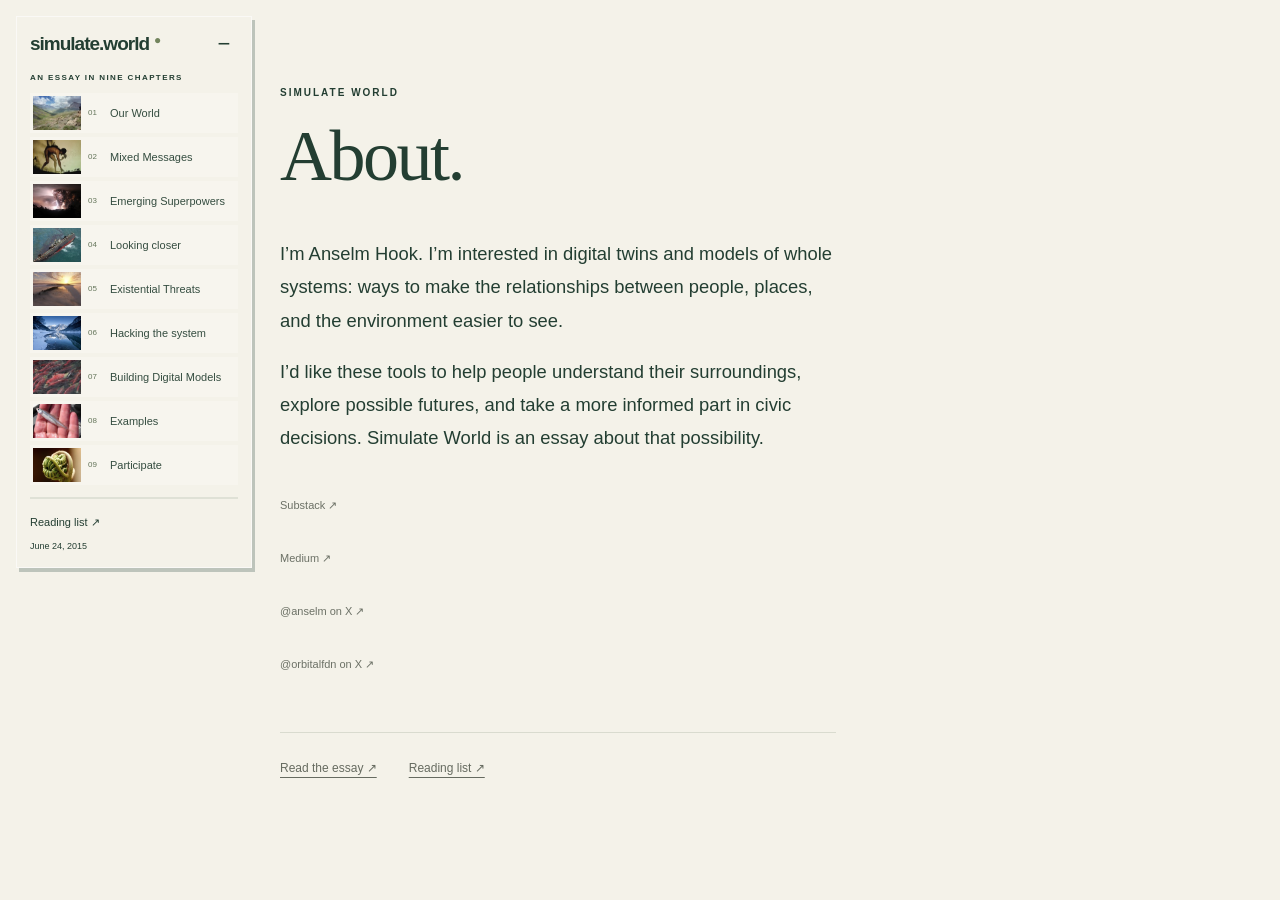
<file: about/index.html>
<!doctype html><html lang="en"><head><base href="../"><meta charset="utf-8"><meta name="viewport" content="width=device-width, initial-scale=1"><meta name="theme-color" content="#f4f2e9"><title>About — Simulate World</title><meta name="description" content="Anselm Hook’s interests in digital twins, whole-system models, and tools for civic understanding."><meta name="author" content="Anselm Hook"><link rel="canonical" href="https://simulate.world/about/"><meta name="robots" content="index,follow,max-image-preview:large"><meta property="og:type" content="website"><meta property="og:site_name" content="Simulate World"><meta property="og:title" content="About — Simulate World"><meta property="og:description" content="Anselm Hook’s interests in digital twins, whole-system models, and tools for civic understanding."><meta property="og:url" content="https://simulate.world/about/"><meta property="og:image" content="https://simulate.world/images/glacier.jpg"><meta property="og:image:alt" content="A mountain lake beneath a glacier"><meta property="og:locale" content="en_US"><meta name="twitter:card" content="summary_large_image"><meta name="twitter:creator" content="@anselm"><meta name="twitter:site" content="@orbitalfdn"><meta name="twitter:title" content="About — Simulate World"><meta name="twitter:description" content="Anselm Hook’s interests in digital twins, whole-system models, and tools for civic understanding."><meta name="twitter:image" content="https://simulate.world/images/glacier.jpg"><meta name="twitter:image:alt" content="A mountain lake beneath a glacier"><script type="application/ld+json">{"@context": "https://schema.org", "@type": "AboutPage", "name": "About — Simulate World", "description": "Anselm Hook’s interests in digital twins, whole-system models, and tools for civic understanding.", "url": "https://simulate.world/about/", "inLanguage": "en", "author": {"@type": "Person", "name": "Anselm Hook", "url": "https://simulate.world/about/", "sameAs": ["https://anselm.substack.com/", "https://anselm.medium.com/", "https://x.com/anselm"]}, "image": "https://simulate.world/images/glacier.jpg", "isPartOf": {"@type": "WebSite", "name": "Simulate World", "url": "https://simulate.world/"}}</script><link rel="stylesheet" href="style.css"><link rel="stylesheet" href="edition.css?v=20260919-captions"><script src="edition.js" defer></script><noscript><style>@media(max-width:760px){.sidebar{display:block;position:static;max-height:none}.mobile-header button{display:none}}</style></noscript></head><body>
<a class="skip" href="#content">Skip to content</a><header class="mobile-header"><a class="brand" href="index.html">simulate.world<span class="brand-dot">●</span></a><button id="menu-toggle" aria-expanded="false" aria-controls="chapter-nav">Chapters ＋</button></header>
<aside class="sidebar"><div class="palette-heading"><a class="brand desktop-brand" href="index.html">simulate.world<span class="brand-dot">●</span></a><button id="desktop-toggle" aria-expanded="true" aria-controls="chapter-nav" aria-label="Collapse chapter menu">−</button></div><div class="sidebar-center"><p class="eyebrow">An essay in nine chapters</p><nav id="chapter-nav" aria-label="Chapters"><a href="index.html#our-world"><img src="thumbnails/our-world.jpg" alt="" width="48" height="34"><span class="chapter-number">01</span><span class="chapter-name">Our World</span></a><a href="index.html#mixed-messages"><img src="thumbnails/mixed-messages.jpg" alt="" width="48" height="34"><span class="chapter-number">02</span><span class="chapter-name">Mixed Messages</span></a><a href="index.html#emerging-superpowers"><img src="thumbnails/emerging-superpowers.jpg" alt="" width="48" height="34"><span class="chapter-number">03</span><span class="chapter-name">Emerging Superpowers</span></a><a href="index.html#looking-closer"><img src="thumbnails/looking-closer.jpg" alt="" width="48" height="34"><span class="chapter-number">04</span><span class="chapter-name">Looking closer</span></a><a href="index.html#existential-threats"><img src="thumbnails/existential-threats.jpg" alt="" width="48" height="34"><span class="chapter-number">05</span><span class="chapter-name">Existential Threats</span></a><a href="index.html#hacking-the-system"><img src="thumbnails/hacking-the-system.jpg" alt="" width="48" height="34"><span class="chapter-number">06</span><span class="chapter-name">Hacking the system</span></a><a href="index.html#building-digital-models"><img src="thumbnails/building-digital-models.jpg" alt="" width="48" height="34"><span class="chapter-number">07</span><span class="chapter-name">Building Digital Models</span></a><a href="index.html#examples"><img src="thumbnails/examples.jpg" alt="" width="48" height="34"><span class="chapter-number">08</span><span class="chapter-name">Examples</span></a><a href="index.html#participate"><img src="thumbnails/participate.jpg" alt="" width="48" height="34"><span class="chapter-number">09</span><span class="chapter-name">Participate</span></a></nav><div class="reading-progress" aria-hidden="true"><div id="progress-fill"></div></div></div><div class="sidebar-bottom"><a href="reading.html">Reading list ↗</a><time datetime="2015-06-24">June 24, 2015</time></div></aside>
<main><div class="reading-page about-page" id="content"><header><p class="eyebrow">Simulate World</p><h1>About.</h1></header><p>I’m Anselm Hook. I’m interested in digital twins and models of whole systems: ways to make the relationships between people, places, and the environment easier to see.</p><p>I’d like these tools to help people understand their surroundings, explore possible futures, and take a more informed part in civic decisions. Simulate World is an essay about that possibility.</p><nav class="about-links" aria-label="More from Anselm"><a href="https://anselm.substack.com/" rel="me">Substack ↗</a><a href="https://anselm.medium.com/" rel="me">Medium ↗</a><a href="https://x.com/anselm" rel="me">@anselm on X ↗</a><a href="https://x.com/orbitalfdn">@orbitalfdn on X ↗</a></nav><div class="reading-footer"><a href="index.html">Read the essay ↗</a><a href="reading.html">Reading list ↗</a></div></div></main></body></html>
</file>
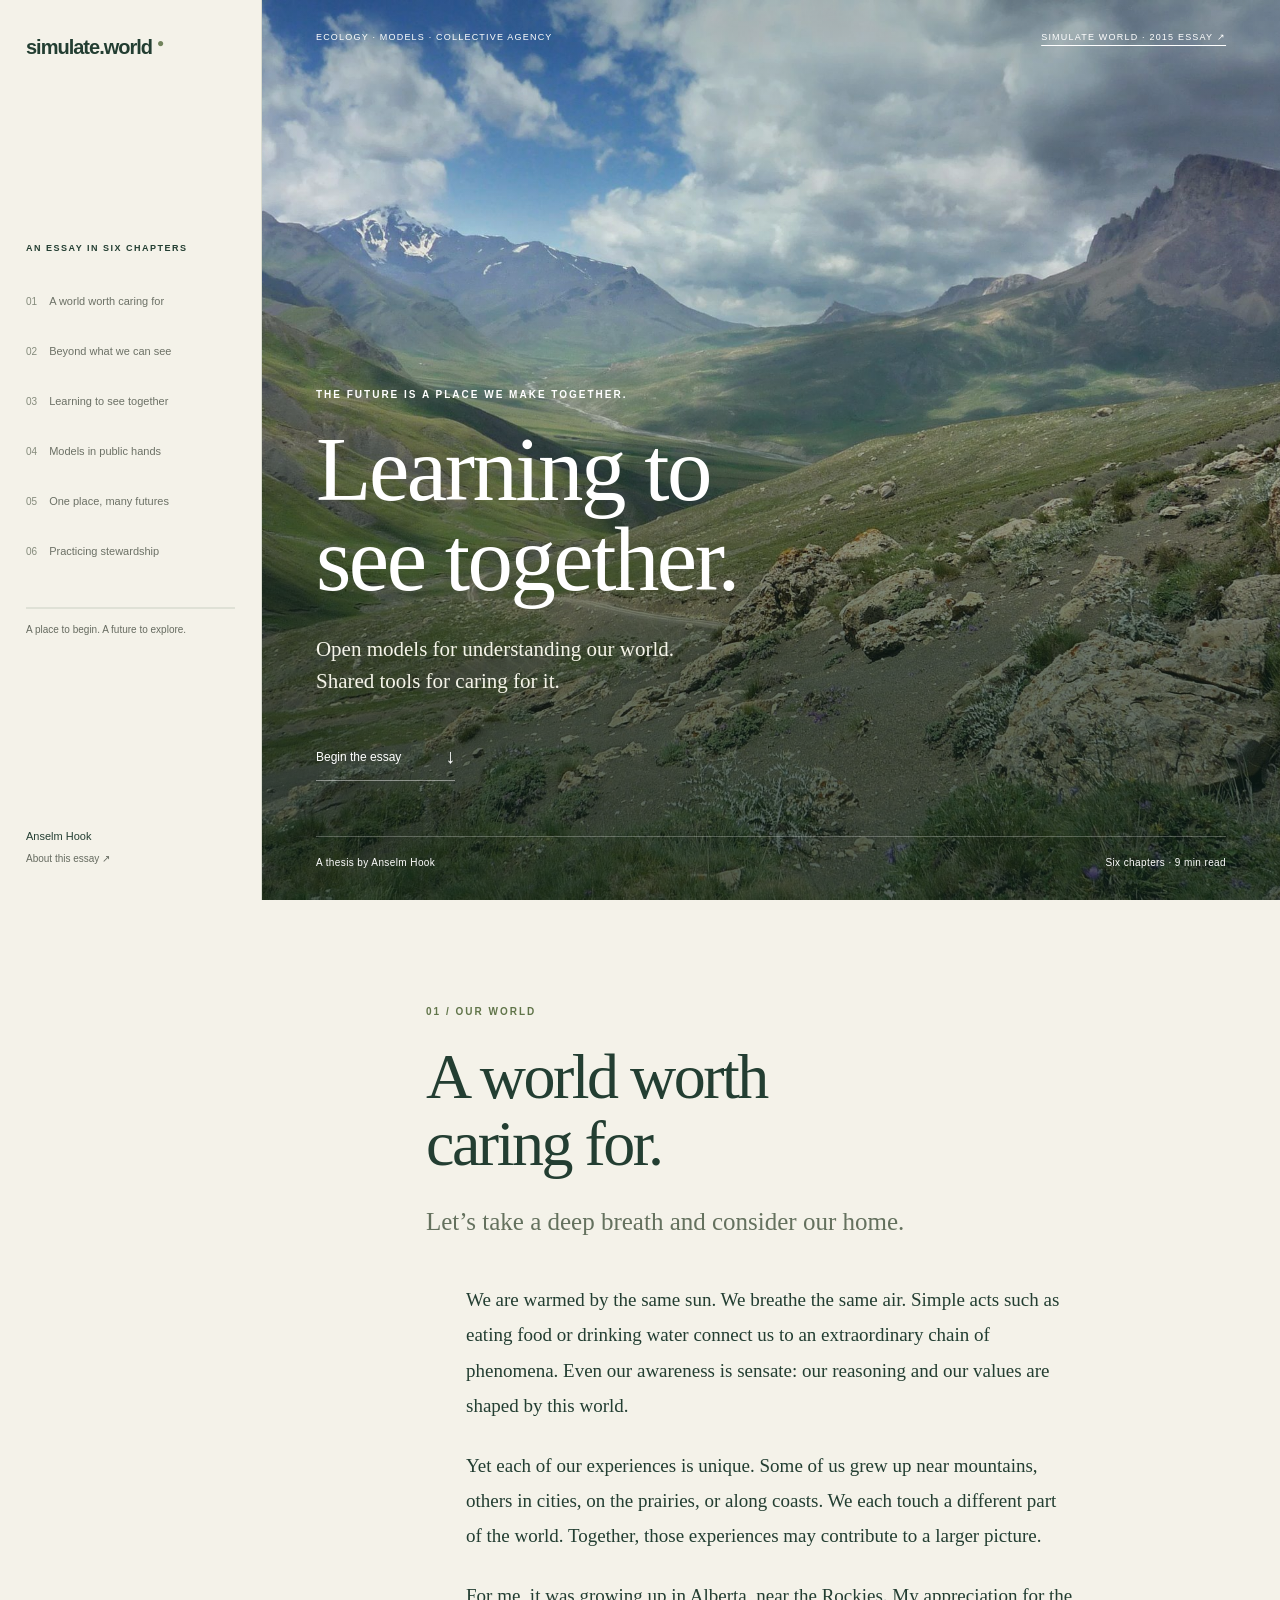
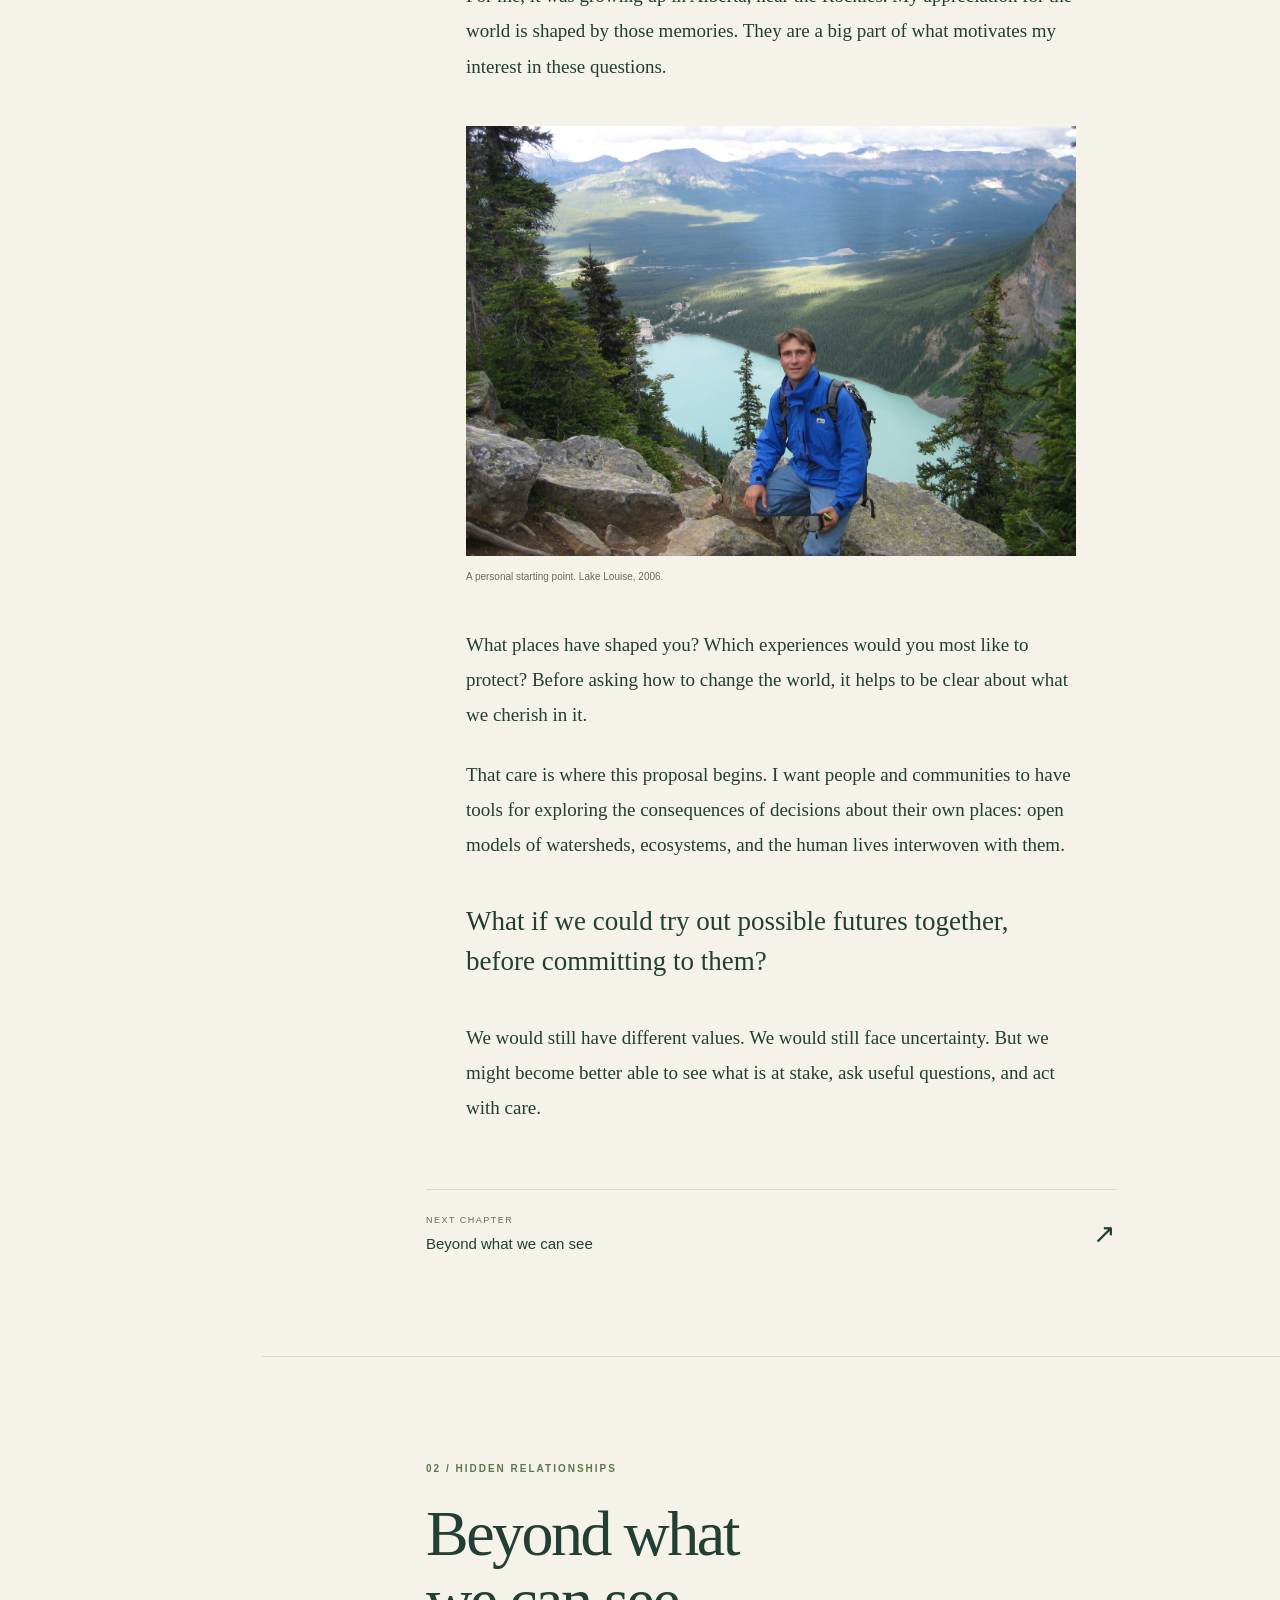
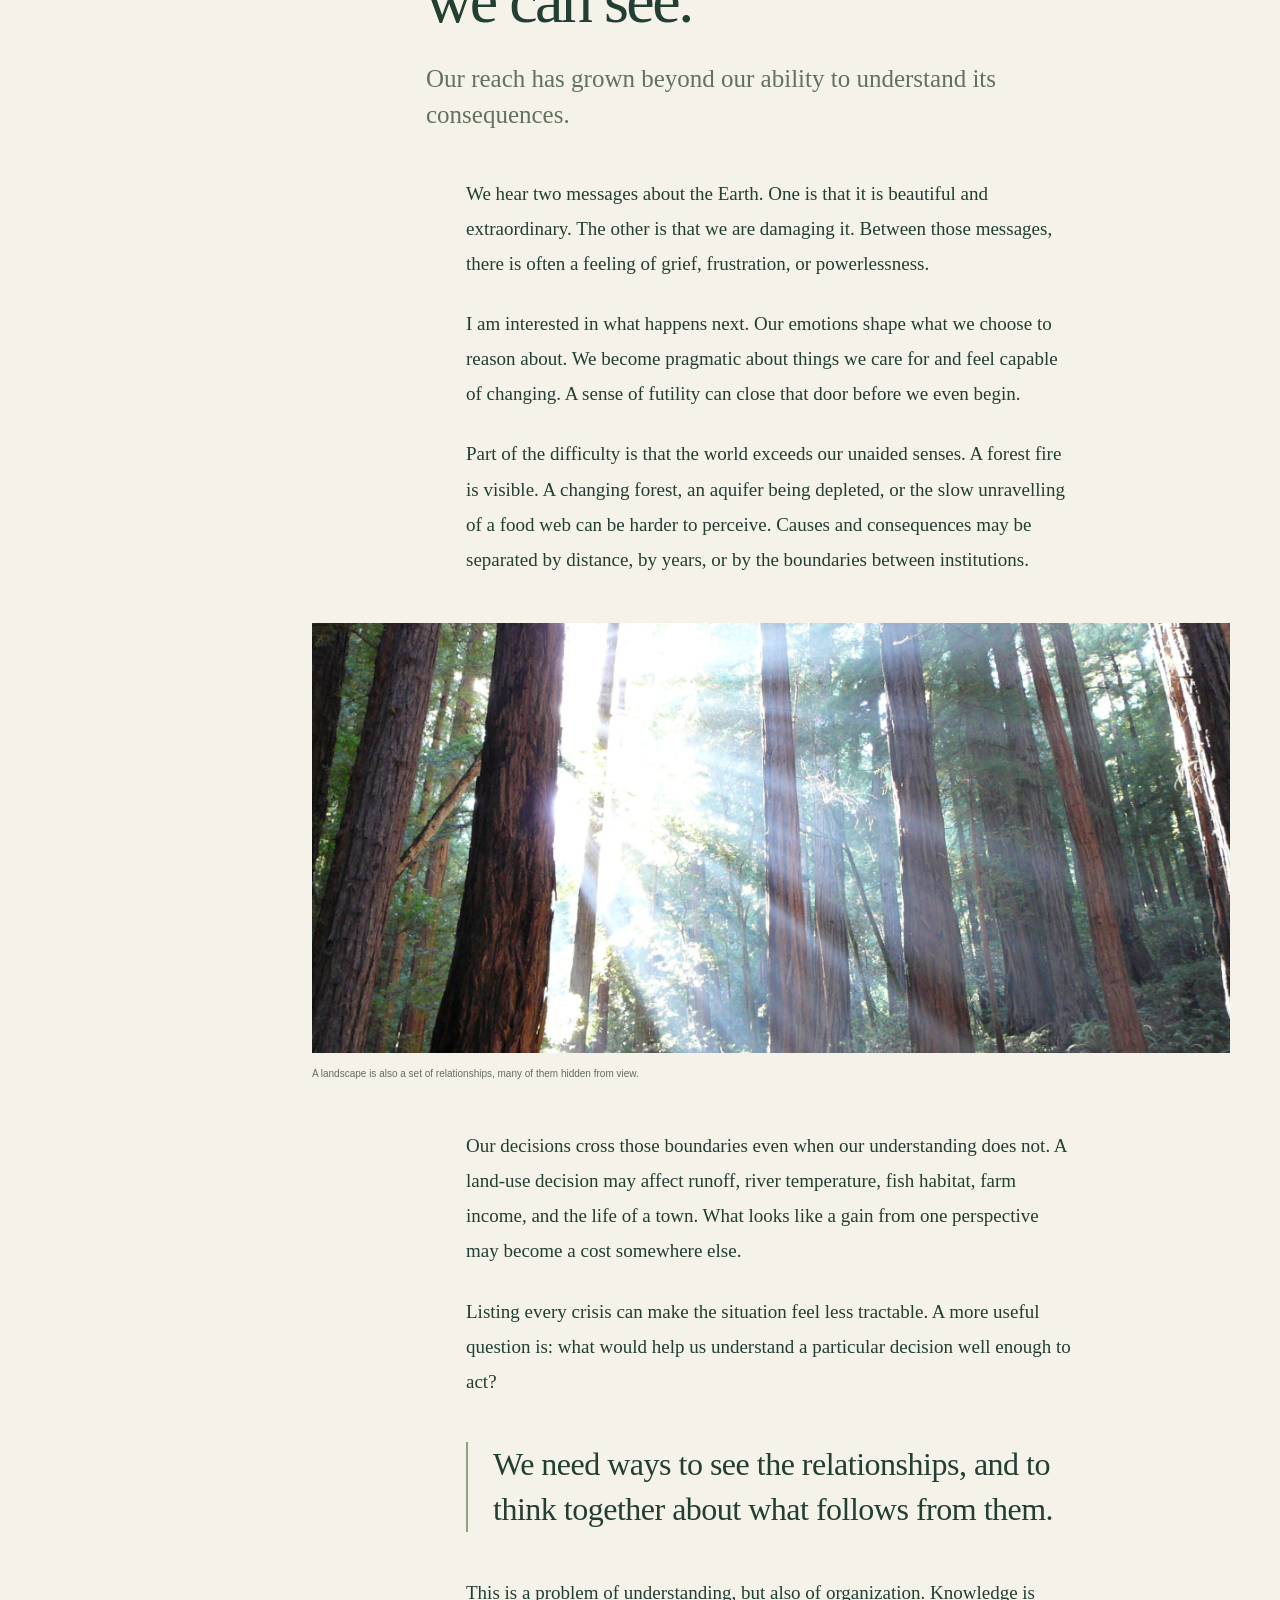
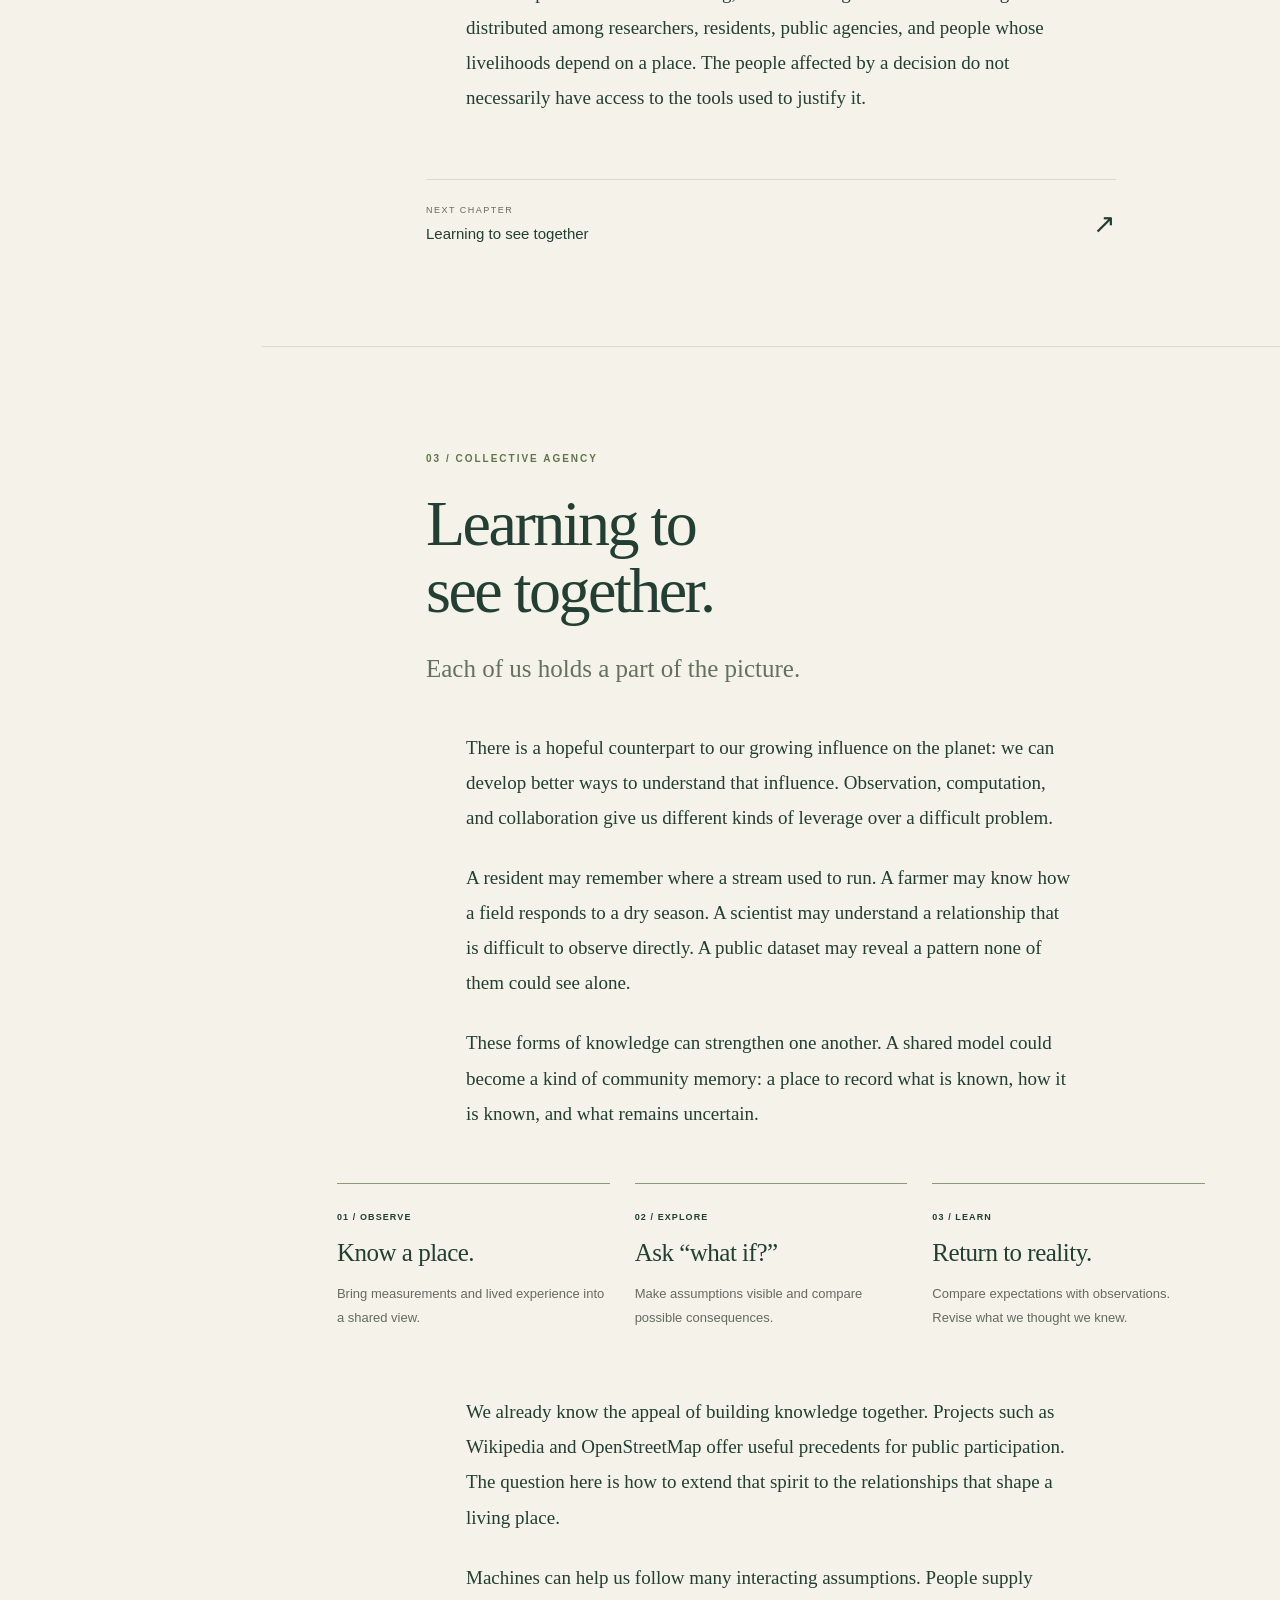
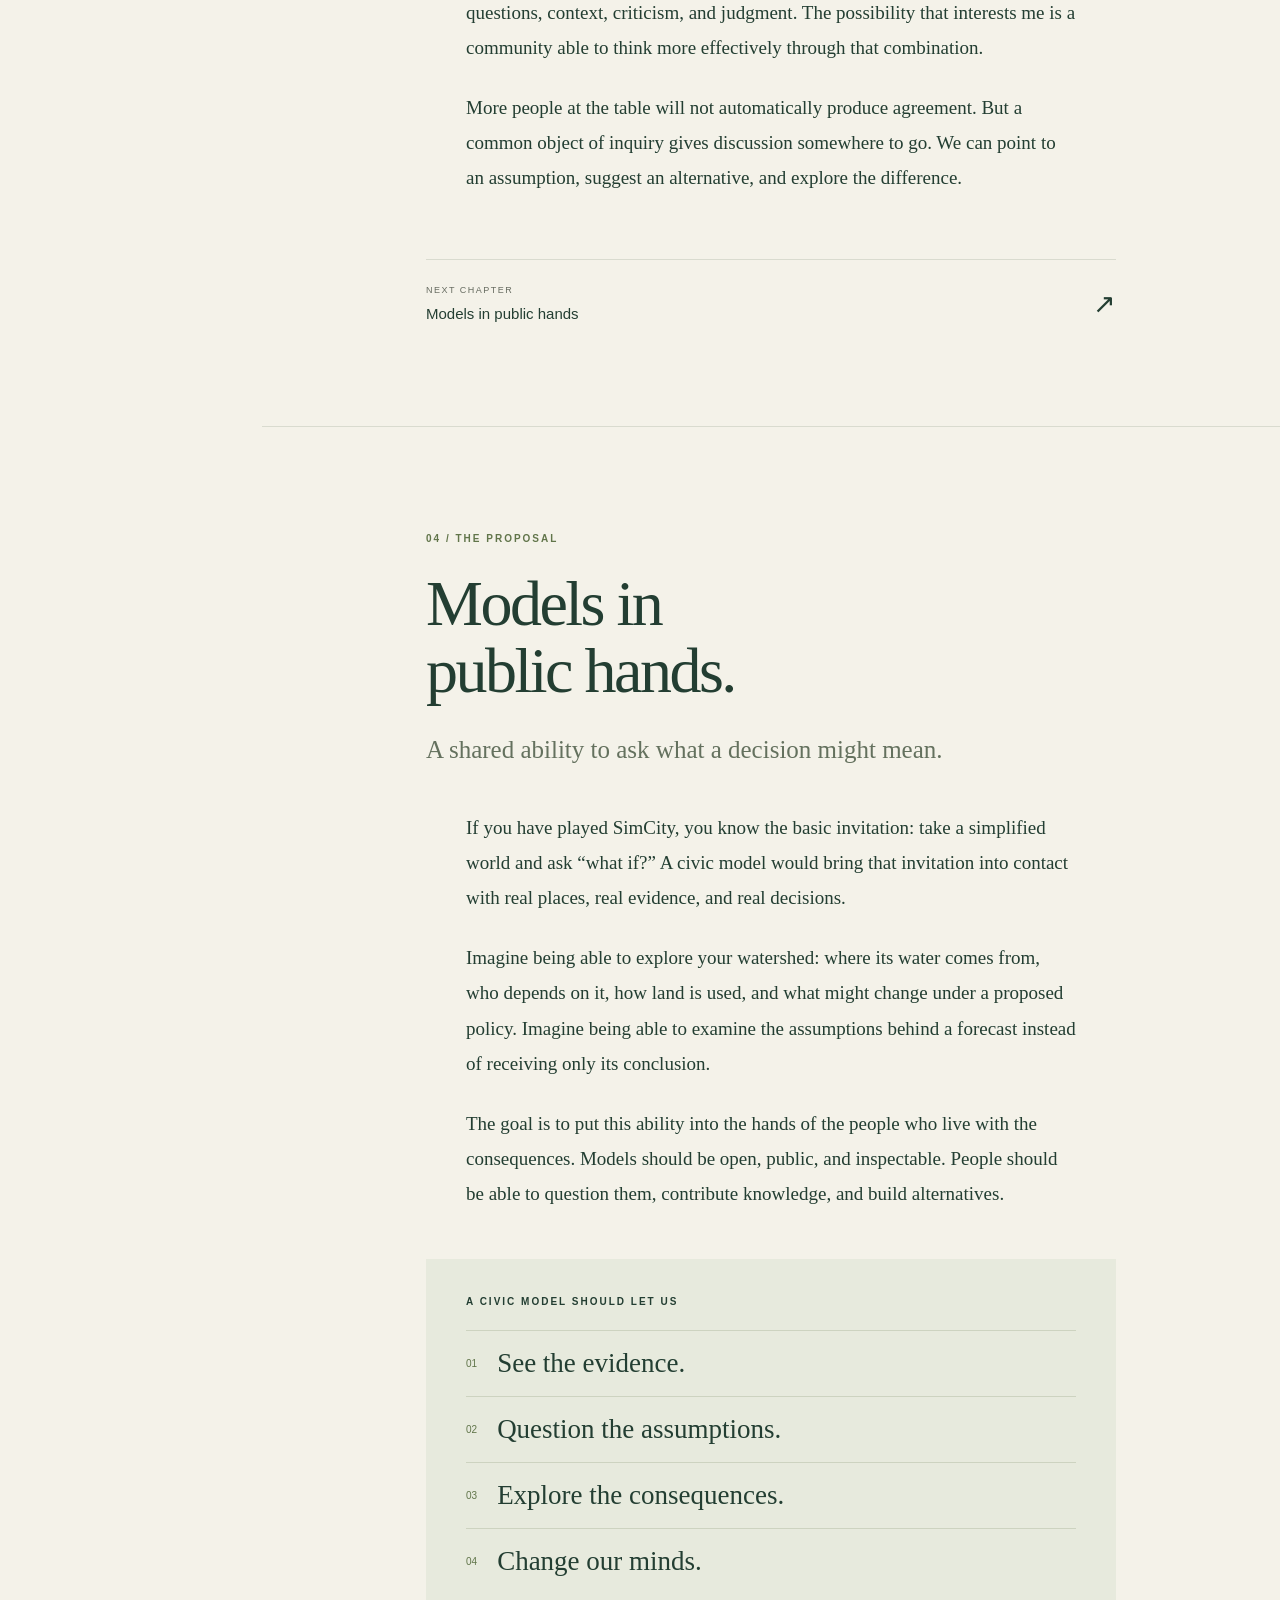
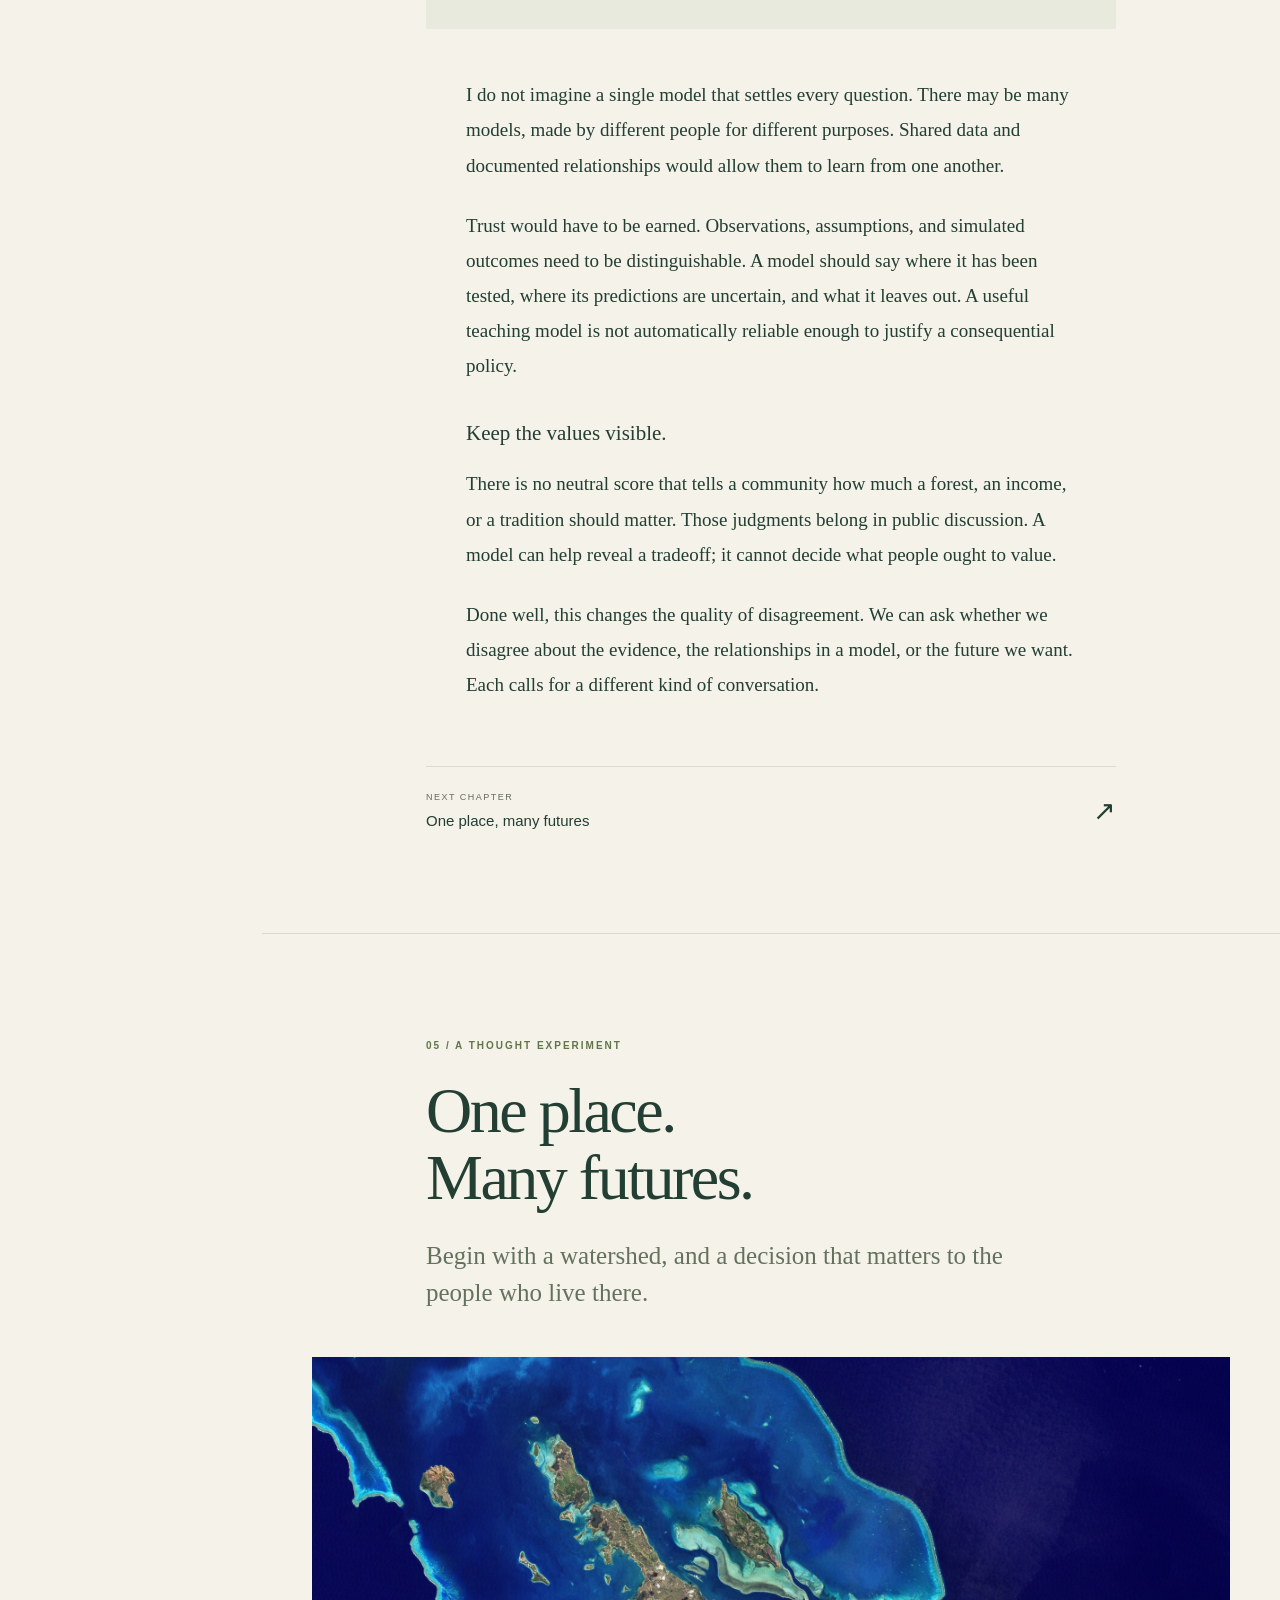
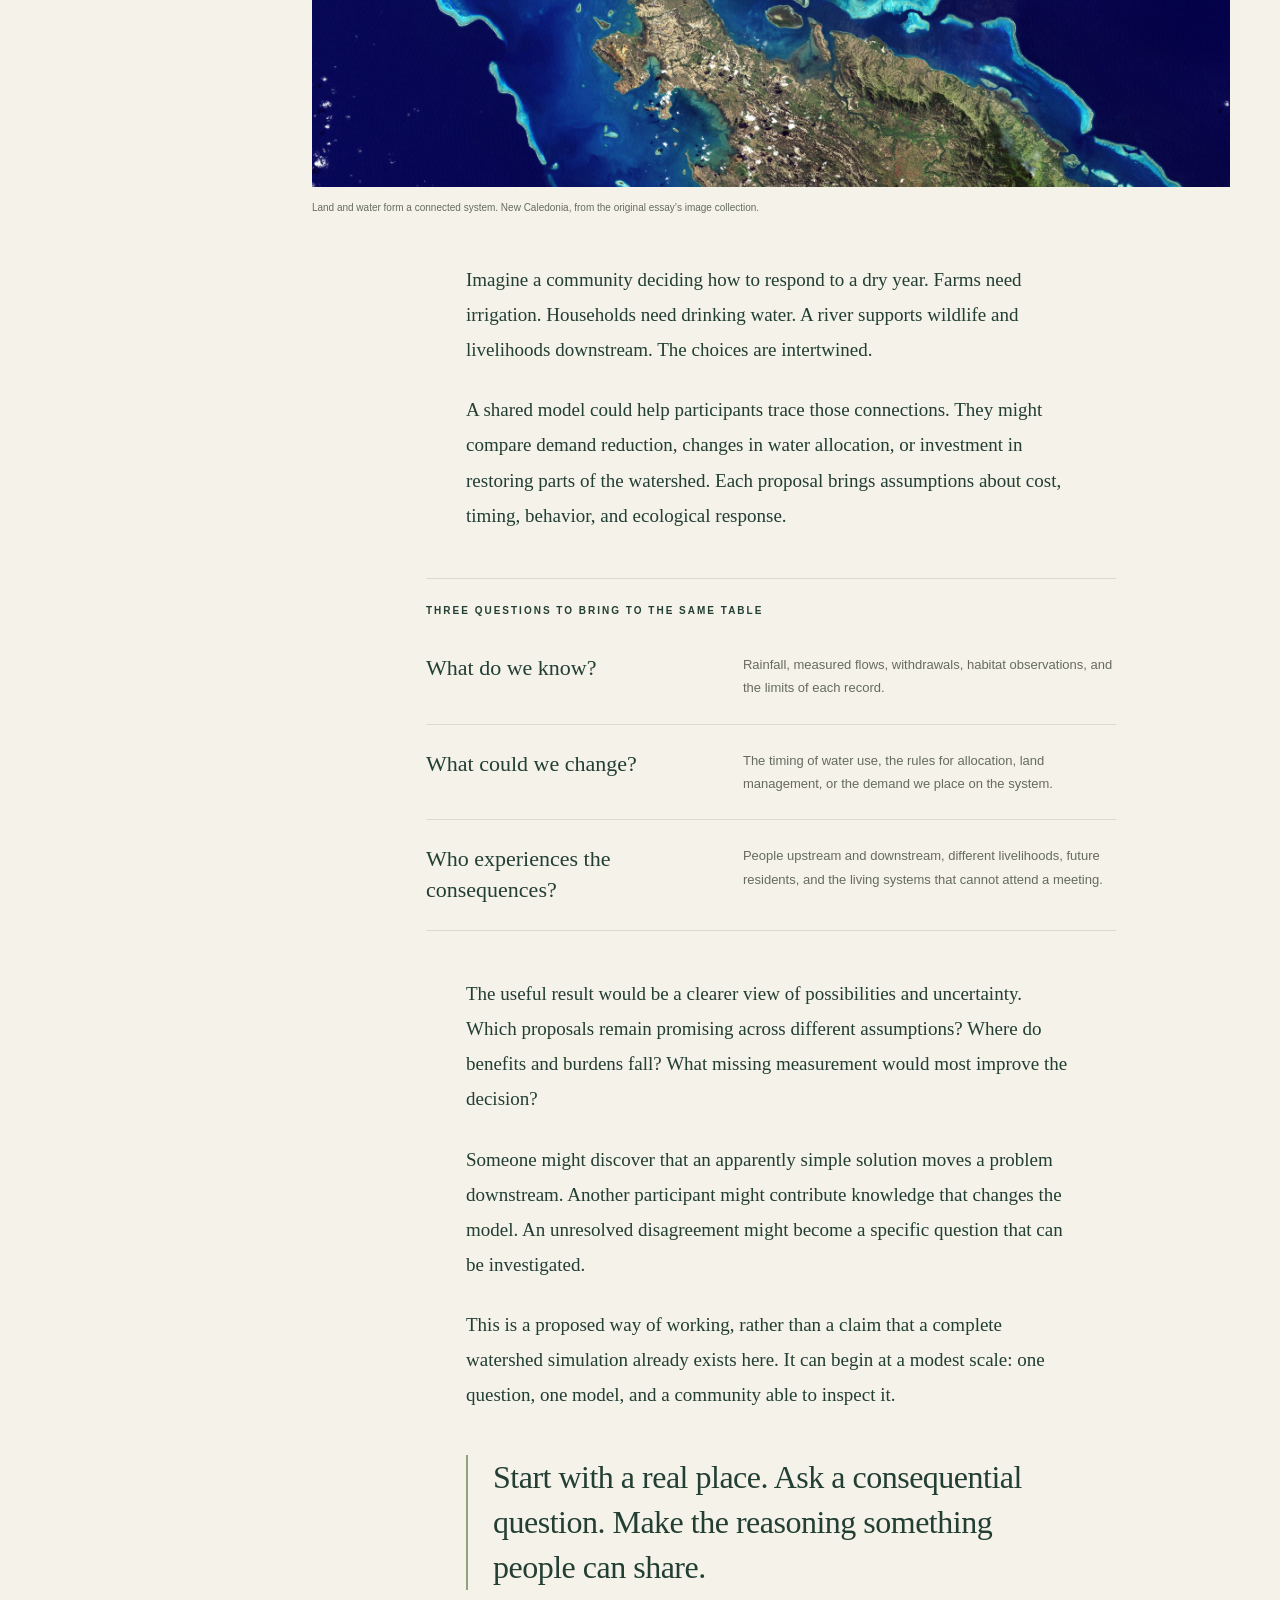
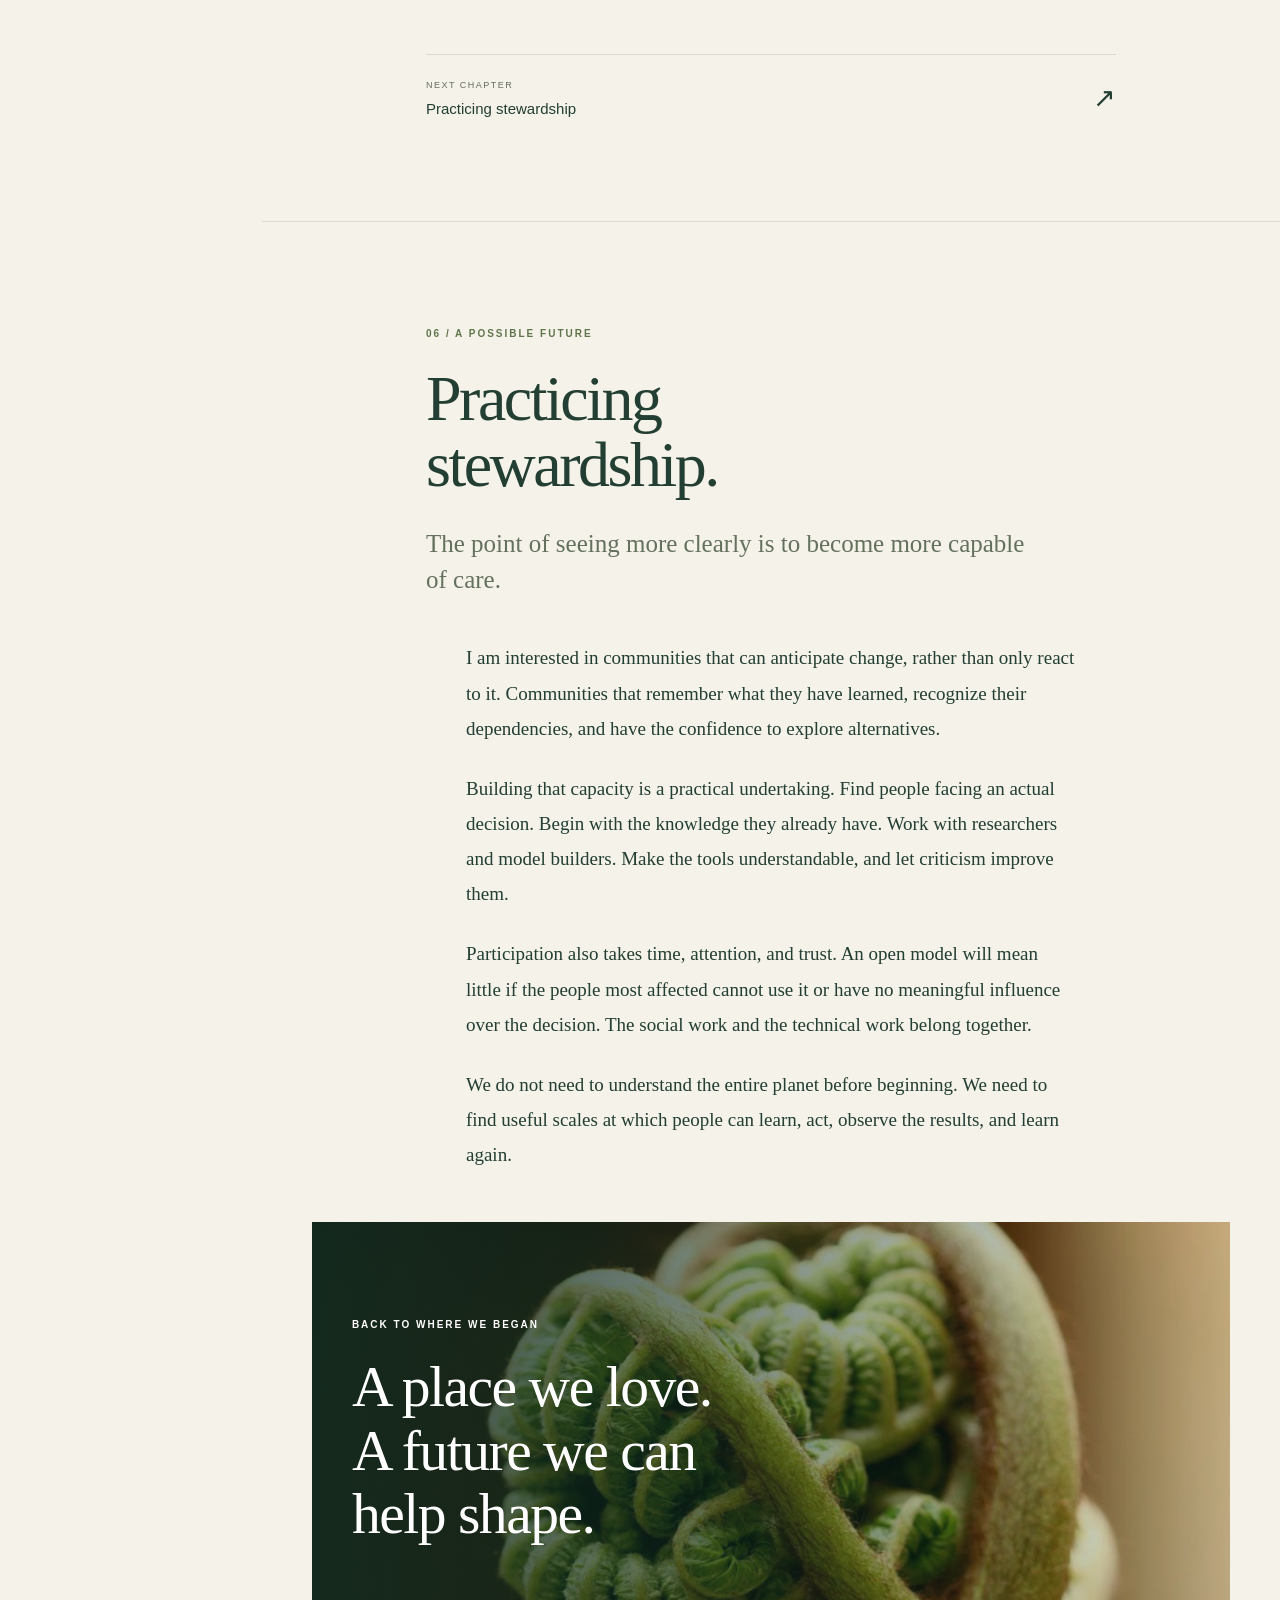
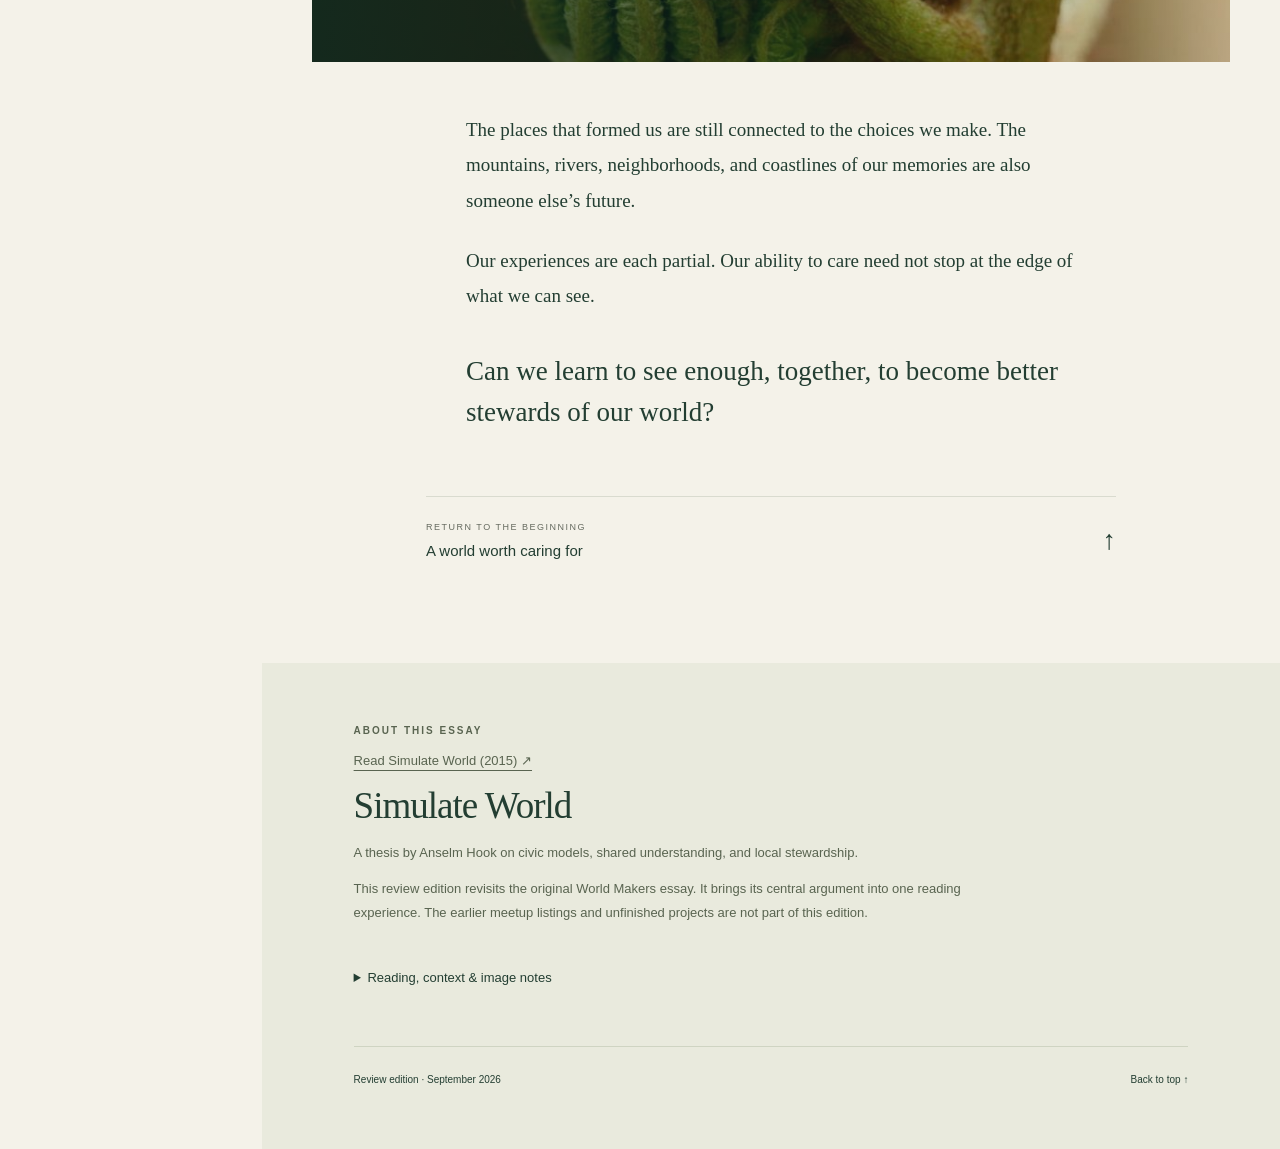
<file: draft/index.html>
<!doctype html>
<html lang="en">
<head>
  <meta charset="utf-8">
  <meta name="viewport" content="width=device-width, initial-scale=1">
  <meta name="description" content="An essay by Anselm Hook on open models, collective understanding, and caring for the places we call home.">
  <meta name="theme-color" content="#f4f2e9">
  <title>Simulate World — Learning to see together</title>
  <link rel="stylesheet" href="style.css">
  <script src="script.js" defer></script>
<noscript><style>@media(max-width:760px){.sidebar{display:block;position:static;max-height:none;box-shadow:none}.mobile-header button{display:none}}</style></noscript>
<meta name="robots" content="noindex,follow"></head>
<body>
<a class="skip" href="#home">Skip to essay</a>
<header class="mobile-header"><a href="#top" class="brand">simulate.world<span class="brand-dot">●</span></a><button id="menu-toggle" aria-expanded="false" aria-controls="chapter-nav">Chapters <span aria-hidden="true">＋</span></button></header>
<aside class="sidebar">
  <a href="#top" class="brand desktop-brand">simulate.world<span class="brand-dot">●</span></a>
  <div class="sidebar-center">
    <p class="eyebrow">An essay in six chapters</p>
    <nav id="chapter-nav" aria-label="Chapters">
      <a href="#home"><span>01</span>A world worth caring for</a>
      <a href="#complexity"><span>02</span>Beyond what we can see</a>
      <a href="#together"><span>03</span>Learning to see together</a>
      <a href="#models"><span>04</span>Models in public hands</a>
      <a href="#futures"><span>05</span>One place, many futures</a>
      <a href="#stewardship"><span>06</span>Practicing stewardship</a>
    </nav>
    <div class="reading-progress" aria-hidden="true"><div id="progress-fill"></div></div>
    <p class="reading-label">A place to begin. A future to explore.</p>
  </div>
  <div class="sidebar-bottom"><span>Anselm Hook</span><a href="#notes">About this essay ↗</a></div>
</aside>
<main id="top">
  <section class="cover" aria-labelledby="cover-title">
    <img class="cover-image" src="assets/home.jpg" alt="A hiker looking across a wide green mountain valley." fetchpriority="high" width="2430" height="1370">
    <div class="cover-shade"></div>
    <div class="cover-top"><span>Ecology · Models · Collective agency</span><a href="../index.html">Simulate World · 2015 essay ↗</a></div>
    <div class="cover-copy"><p class="eyebrow">The future is a place we make together.</p><h1 id="cover-title">Learning to<br>see together.</h1><p>Open models for understanding our world.<br>Shared tools for caring for it.</p><a class="begin" href="#home">Begin the essay <span aria-hidden="true">↓</span></a></div>
    <div class="cover-bottom"><span>A thesis by Anselm Hook</span><span>Six chapters · <span id="reading-time">10</span> min read</span></div>
  </section>

  <section class="chapter" id="home" aria-labelledby="home-title">
    <div class="chapter-heading"><p class="eyebrow">01 / Our world</p><h2 id="home-title">A world worth<br>caring for.</h2><p class="dek">Let’s take a deep breath and consider our home.</p></div>
    <div class="prose">
      <p>We are warmed by the same sun. We breathe the same air. Simple acts such as eating food or drinking water connect us to an extraordinary chain of phenomena. Even our awareness is sensate: our reasoning and our values are shaped by this world.</p>
      <p>Yet each of our experiences is unique. Some of us grew up near mountains, others in cities, on the prairies, or along coasts. We each touch a different part of the world. Together, those experiences may contribute to a larger picture.</p>
      <p>For me, it was growing up in Alberta, near the Rockies. My appreciation for the world is shaped by those memories. They are a big part of what motivates my interest in these questions.</p>
    </div>
    <figure class="personal-image"><img src="assets/alberta.jpg" width="1600" height="1200" alt="Anselm beside Lake Louise, with mountains beyond the water." loading="lazy"><figcaption>A personal starting point. Lake Louise, 2006.</figcaption></figure>
    <div class="prose"><p>What places have shaped you? Which experiences would you most like to protect? Before asking how to change the world, it helps to be clear about what we cherish in it.</p><p>That care is where this proposal begins. I want people and communities to have tools for exploring the consequences of decisions about their own places: open models of watersheds, ecosystems, and the human lives interwoven with them.</p><p class="emphasis">What if we could try out possible futures together, before committing to them?</p><p>We would still have different values. We would still face uncertainty. But we might become better able to see what is at stake, ask useful questions, and act with care.</p></div>
    <a class="next" href="#complexity"><span>Next chapter<strong>Beyond what we can see</strong></span><span aria-hidden="true">↗</span></a>
  </section>

  <section class="chapter" id="complexity" aria-labelledby="complexity-title">
    <div class="chapter-heading"><p class="eyebrow">02 / Hidden relationships</p><h2 id="complexity-title">Beyond what<br>we can see.</h2><p class="dek">Our reach has grown beyond our ability to understand its consequences.</p></div>
    <div class="prose"><p>We hear two messages about the Earth. One is that it is beautiful and extraordinary. The other is that we are damaging it. Between those messages, there is often a feeling of grief, frustration, or powerlessness.</p><p>I am interested in what happens next. Our emotions shape what we choose to reason about. We become pragmatic about things we care for and feel capable of changing. A sense of futility can close that door before we even begin.</p><p>Part of the difficulty is that the world exceeds our unaided senses. A forest fire is visible. A changing forest, an aquifer being depleted, or the slow unravelling of a food web can be harder to perceive. Causes and consequences may be separated by distance, by years, or by the boundaries between institutions.</p></div>
    <figure class="wide-image"><img src="assets/forest.jpg" width="2048" height="1536" alt="A landscape of trees from the original Simulate World essay." loading="lazy"><figcaption>A landscape is also a set of relationships, many of them hidden from view.</figcaption></figure>
    <div class="prose"><p>Our decisions cross those boundaries even when our understanding does not. A land-use decision may affect runoff, river temperature, fish habitat, farm income, and the life of a town. What looks like a gain from one perspective may become a cost somewhere else.</p><p>Listing every crisis can make the situation feel less tractable. A more useful question is: what would help us understand a particular decision well enough to act?</p><blockquote>We need ways to see the relationships, and to think together about what follows from them.</blockquote><p>This is a problem of understanding, but also of organization. Knowledge is distributed among researchers, residents, public agencies, and people whose livelihoods depend on a place. The people affected by a decision do not necessarily have access to the tools used to justify it.</p></div>
    <a class="next" href="#together"><span>Next chapter<strong>Learning to see together</strong></span><span aria-hidden="true">↗</span></a>
  </section>

  <section class="chapter" id="together" aria-labelledby="together-title">
    <div class="chapter-heading"><p class="eyebrow">03 / Collective agency</p><h2 id="together-title">Learning to<br>see together.</h2><p class="dek">Each of us holds a part of the picture.</p></div>
    <div class="prose"><p>There is a hopeful counterpart to our growing influence on the planet: we can develop better ways to understand that influence. Observation, computation, and collaboration give us different kinds of leverage over a difficult problem.</p><p>A resident may remember where a stream used to run. A farmer may know how a field responds to a dry season. A scientist may understand a relationship that is difficult to observe directly. A public dataset may reveal a pattern none of them could see alone.</p><p>These forms of knowledge can strengthen one another. A shared model could become a kind of community memory: a place to record what is known, how it is known, and what remains uncertain.</p></div>
    <div class="principles" aria-label="Three parts of shared understanding"><div><span class="eyebrow">01 / Observe</span><h3>Know a place.</h3><p>Bring measurements and lived experience into a shared view.</p></div><div><span class="eyebrow">02 / Explore</span><h3>Ask “what if?”</h3><p>Make assumptions visible and compare possible consequences.</p></div><div><span class="eyebrow">03 / Learn</span><h3>Return to reality.</h3><p>Compare expectations with observations. Revise what we thought we knew.</p></div></div>
    <div class="prose"><p>We already know the appeal of building knowledge together. Projects such as Wikipedia and OpenStreetMap offer useful precedents for public participation. The question here is how to extend that spirit to the relationships that shape a living place.</p><p>Machines can help us follow many interacting assumptions. People supply questions, context, criticism, and judgment. The possibility that interests me is a community able to think more effectively through that combination.</p><p>More people at the table will not automatically produce agreement. But a common object of inquiry gives discussion somewhere to go. We can point to an assumption, suggest an alternative, and explore the difference.</p></div>
    <a class="next" href="#models"><span>Next chapter<strong>Models in public hands</strong></span><span aria-hidden="true">↗</span></a>
  </section>

  <section class="chapter" id="models" aria-labelledby="models-title">
    <div class="chapter-heading"><p class="eyebrow">04 / The proposal</p><h2 id="models-title">Models in<br>public hands.</h2><p class="dek">A shared ability to ask what a decision might mean.</p></div>
    <div class="prose"><p>If you have played SimCity, you know the basic invitation: take a simplified world and ask “what if?” A civic model would bring that invitation into contact with real places, real evidence, and real decisions.</p><p>Imagine being able to explore your watershed: where its water comes from, who depends on it, how land is used, and what might change under a proposed policy. Imagine being able to examine the assumptions behind a forecast instead of receiving only its conclusion.</p><p>The goal is to put this ability into the hands of the people who live with the consequences. Models should be open, public, and inspectable. People should be able to question them, contribute knowledge, and build alternatives.</p></div>
    <div class="manifesto"><p class="eyebrow">A civic model should let us</p><ol><li><span>01</span>See the evidence.</li><li><span>02</span>Question the assumptions.</li><li><span>03</span>Explore the consequences.</li><li><span>04</span>Change our minds.</li></ol></div>
    <div class="prose"><p>I do not imagine a single model that settles every question. There may be many models, made by different people for different purposes. Shared data and documented relationships would allow them to learn from one another.</p><p>Trust would have to be earned. Observations, assumptions, and simulated outcomes need to be distinguishable. A model should say where it has been tested, where its predictions are uncertain, and what it leaves out. A useful teaching model is not automatically reliable enough to justify a consequential policy.</p><h3>Keep the values visible.</h3><p>There is no neutral score that tells a community how much a forest, an income, or a tradition should matter. Those judgments belong in public discussion. A model can help reveal a tradeoff; it cannot decide what people ought to value.</p><p>Done well, this changes the quality of disagreement. We can ask whether we disagree about the evidence, the relationships in a model, or the future we want. Each calls for a different kind of conversation.</p></div>
    <a class="next" href="#futures"><span>Next chapter<strong>One place, many futures</strong></span><span aria-hidden="true">↗</span></a>
  </section>

  <section class="chapter" id="futures" aria-labelledby="futures-title">
    <div class="chapter-heading"><p class="eyebrow">05 / A thought experiment</p><h2 id="futures-title">One place.<br>Many futures.</h2><p class="dek">Begin with a watershed, and a decision that matters to the people who live there.</p></div>
    <figure class="wide-image"><img src="assets/watershed.jpg" width="2048" height="1536" alt="A satellite view of the lagoons and reefs of New Caledonia." loading="lazy"><figcaption>Land and water form a connected system. New Caledonia, from the original essay’s image collection.</figcaption></figure>
    <div class="prose"><p>Imagine a community deciding how to respond to a dry year. Farms need irrigation. Households need drinking water. A river supports wildlife and livelihoods downstream. The choices are intertwined.</p><p>A shared model could help participants trace those connections. They might compare demand reduction, changes in water allocation, or investment in restoring parts of the watershed. Each proposal brings assumptions about cost, timing, behavior, and ecological response.</p></div>
    <div class="inquiry"><p class="eyebrow">Three questions to bring to the same table</p><div><h3>What do we know?</h3><p>Rainfall, measured flows, withdrawals, habitat observations, and the limits of each record.</p></div><div><h3>What could we change?</h3><p>The timing of water use, the rules for allocation, land management, or the demand we place on the system.</p></div><div><h3>Who experiences the consequences?</h3><p>People upstream and downstream, different livelihoods, future residents, and the living systems that cannot attend a meeting.</p></div></div>
    <div class="prose"><p>The useful result would be a clearer view of possibilities and uncertainty. Which proposals remain promising across different assumptions? Where do benefits and burdens fall? What missing measurement would most improve the decision?</p><p>Someone might discover that an apparently simple solution moves a problem downstream. Another participant might contribute knowledge that changes the model. An unresolved disagreement might become a specific question that can be investigated.</p><p>This is a proposed way of working, rather than a claim that a complete watershed simulation already exists here. It can begin at a modest scale: one question, one model, and a community able to inspect it.</p><blockquote>Start with a real place. Ask a consequential question. Make the reasoning something people can share.</blockquote></div>
    <a class="next" href="#stewardship"><span>Next chapter<strong>Practicing stewardship</strong></span><span aria-hidden="true">↗</span></a>
  </section>

  <section class="chapter final-chapter" id="stewardship" aria-labelledby="stewardship-title">
    <div class="chapter-heading"><p class="eyebrow">06 / A possible future</p><h2 id="stewardship-title">Practicing<br>stewardship.</h2><p class="dek">The point of seeing more clearly is to become more capable of care.</p></div>
    <div class="prose"><p>I am interested in communities that can anticipate change, rather than only react to it. Communities that remember what they have learned, recognize their dependencies, and have the confidence to explore alternatives.</p><p>Building that capacity is a practical undertaking. Find people facing an actual decision. Begin with the knowledge they already have. Work with researchers and model builders. Make the tools understandable, and let criticism improve them.</p><p>Participation also takes time, attention, and trust. An open model will mean little if the people most affected cannot use it or have no meaningful influence over the decision. The social work and the technical work belong together.</p><p>We do not need to understand the entire planet before beginning. We need to find useful scales at which people can learn, act, observe the results, and learn again.</p></div>
    <div class="closing"><img src="assets/unfurl.jpg" width="989" height="742" alt="A young fern unfurling." loading="lazy"><div><p class="eyebrow">Back to where we began</p><p>A place we love.<br>A future we can<br>help shape.</p></div></div>
    <div class="prose"><p>The places that formed us are still connected to the choices we make. The mountains, rivers, neighborhoods, and coastlines of our memories are also someone else’s future.</p><p>Our experiences are each partial. Our ability to care need not stop at the edge of what we can see.</p><p class="emphasis">Can we learn to see enough, together, to become better stewards of our world?</p></div>
    <a class="next" href="#home"><span>Return to the beginning<strong>A world worth caring for</strong></span><span aria-hidden="true">↑</span></a>
  </section>
  <footer id="notes"><p class="eyebrow">About this essay</p><p><a href="../index.html">Read Simulate World (2015) ↗</a></p><h2>Simulate World</h2><p>A thesis by Anselm Hook on civic models, shared understanding, and local stewardship.</p><p>This review edition revisits the original World Makers essay. It brings its central argument into one reading experience. The earlier meetup listings and unfinished projects are not part of this edition.</p><details><summary>Reading, context &amp; image notes</summary><p>The original essay explored public models of watersheds, land use, and civic policy. This edition preserves its personal starting point and participatory aim, while condensing the environmental survey and replacing dated forecasts with questions a community could investigate.</p><p>Related reading: <a href="https://naturalgeneralintelligence.ai/">Natural General Intelligence, by Ryan Orbuch</a>. It offers a contemporary argument for a nature model. This essay emphasizes open participation, local decisions, and multiple inspectable models.</p><p>Photographs are reused from the original Simulate World source collection. Original photographer credits and reuse permissions should be confirmed before this new edition is published. The Lake Louise image is identified by its original filename; the other landscape images are not presented as photographs by the author.</p></details><div class="footer-bottom"><span>Review edition · September 2026</span><a href="#top">Back to top ↑</a></div></footer>
</main>
</body>
</html>
</file>
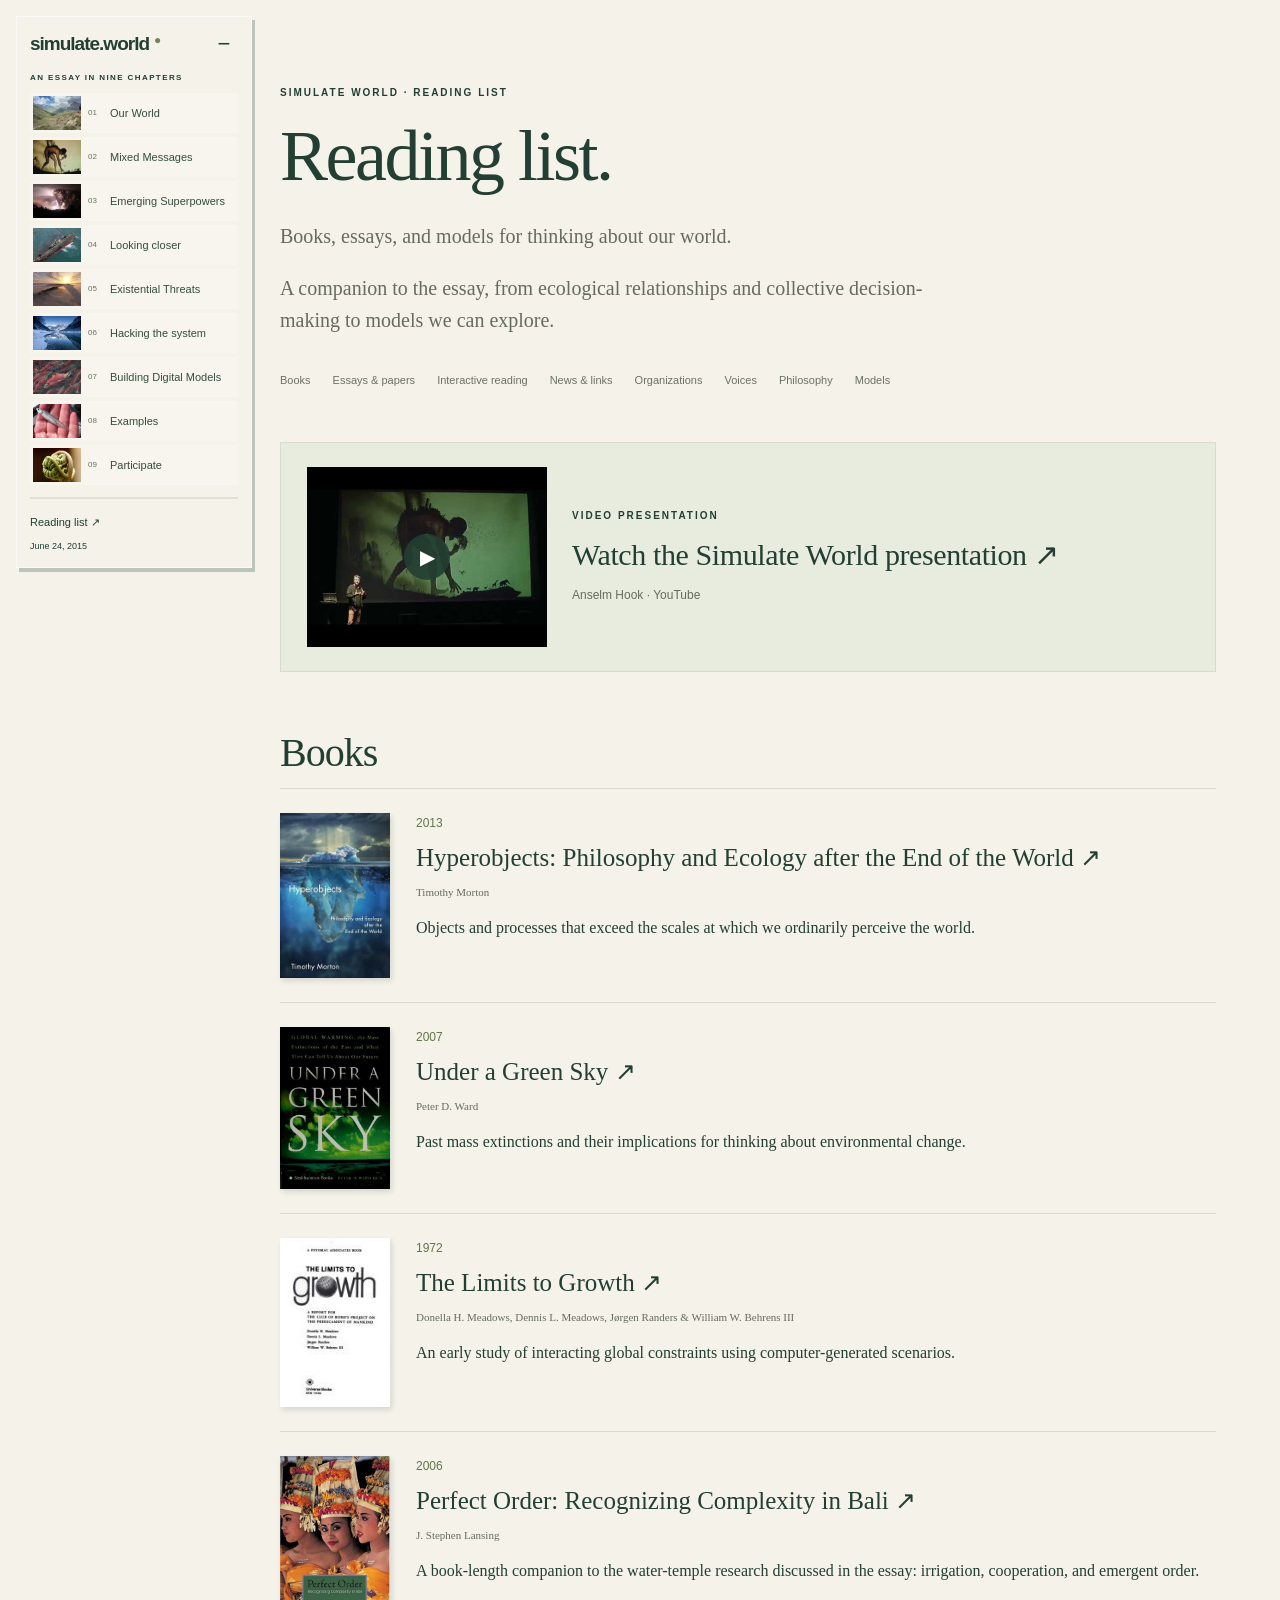
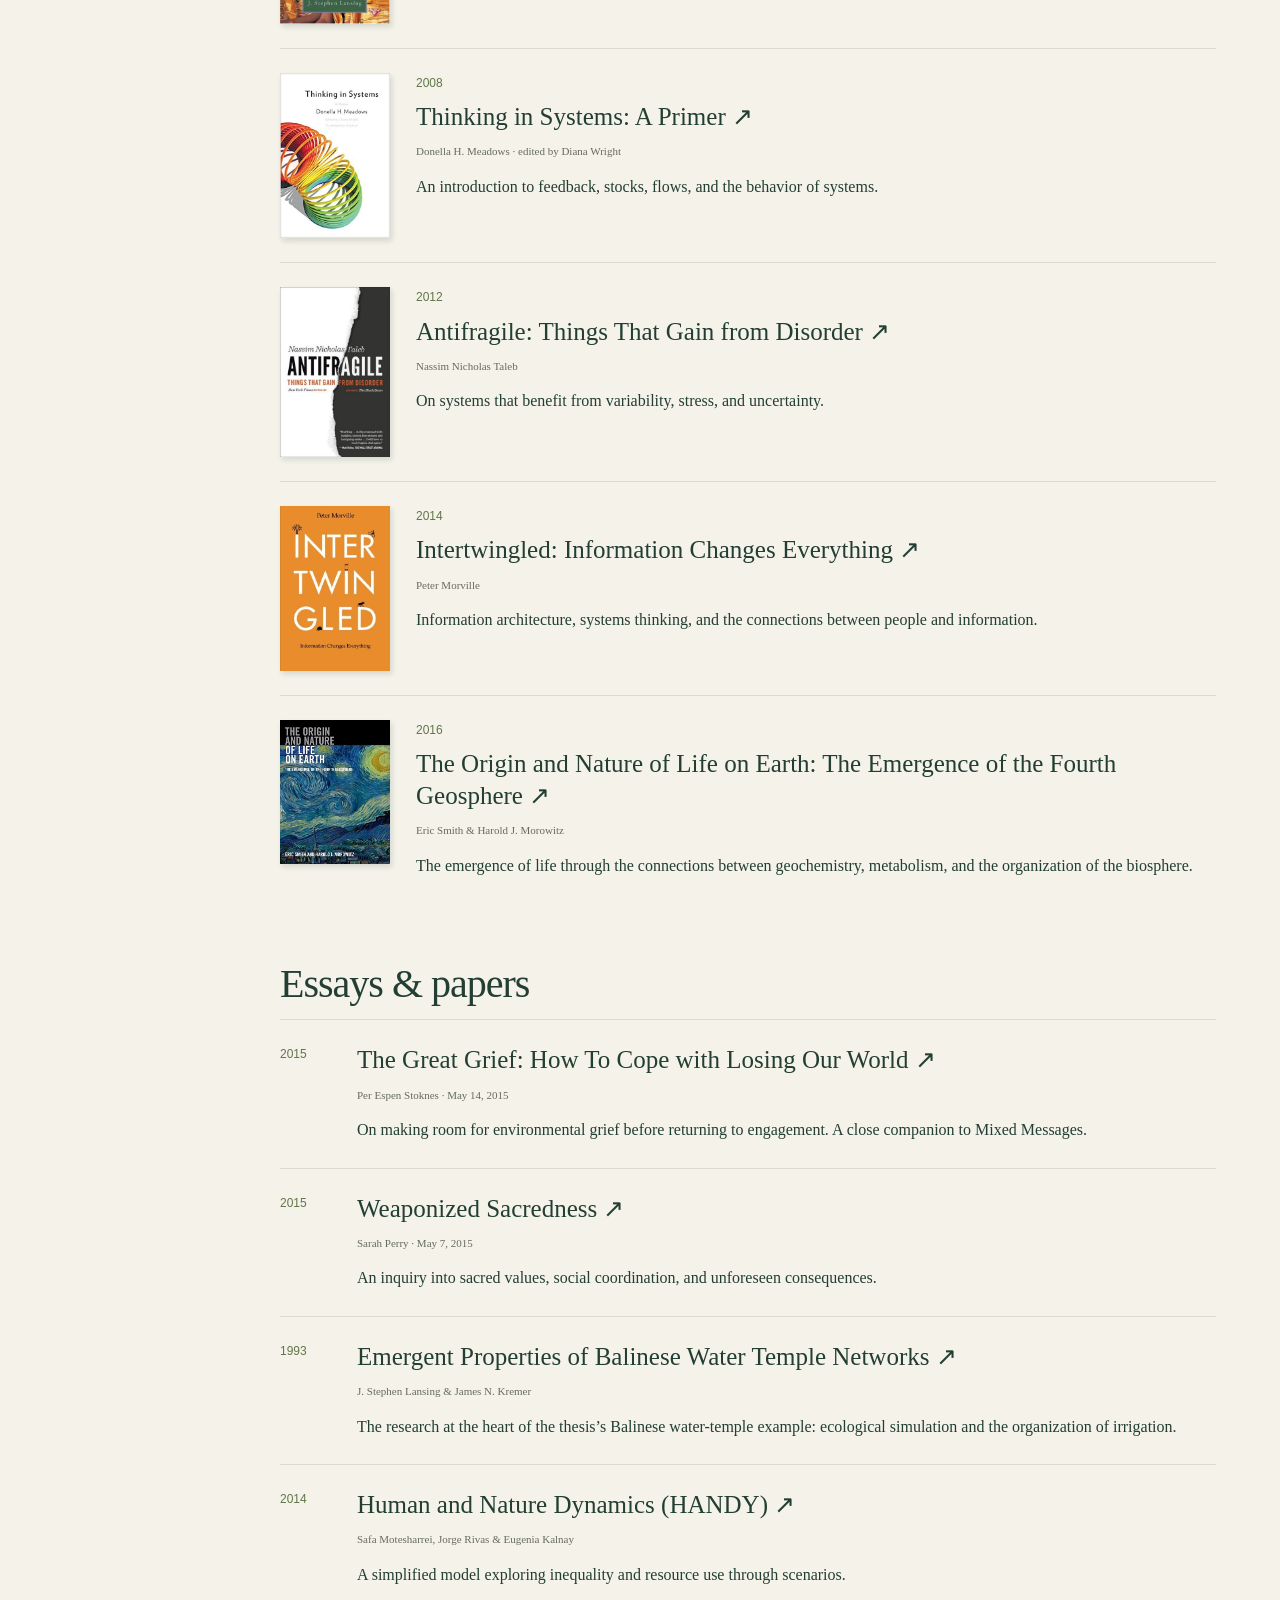
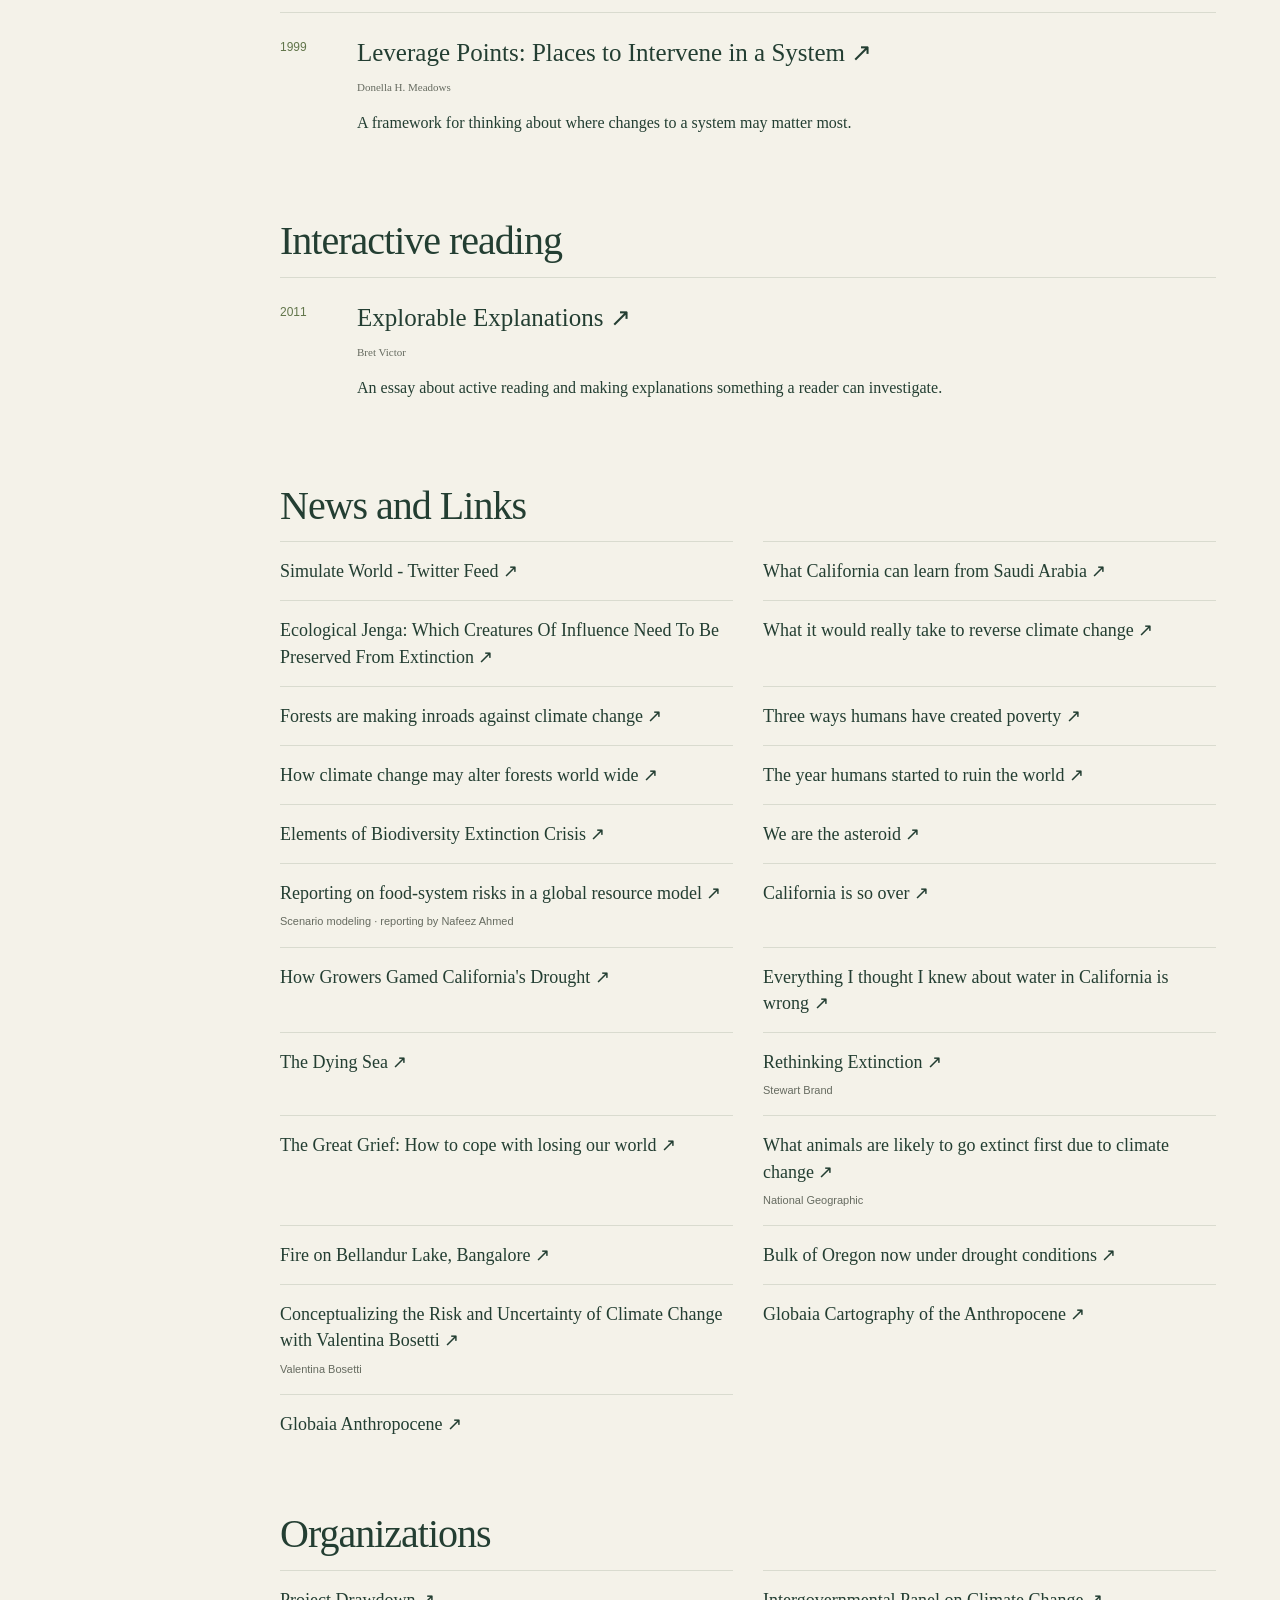
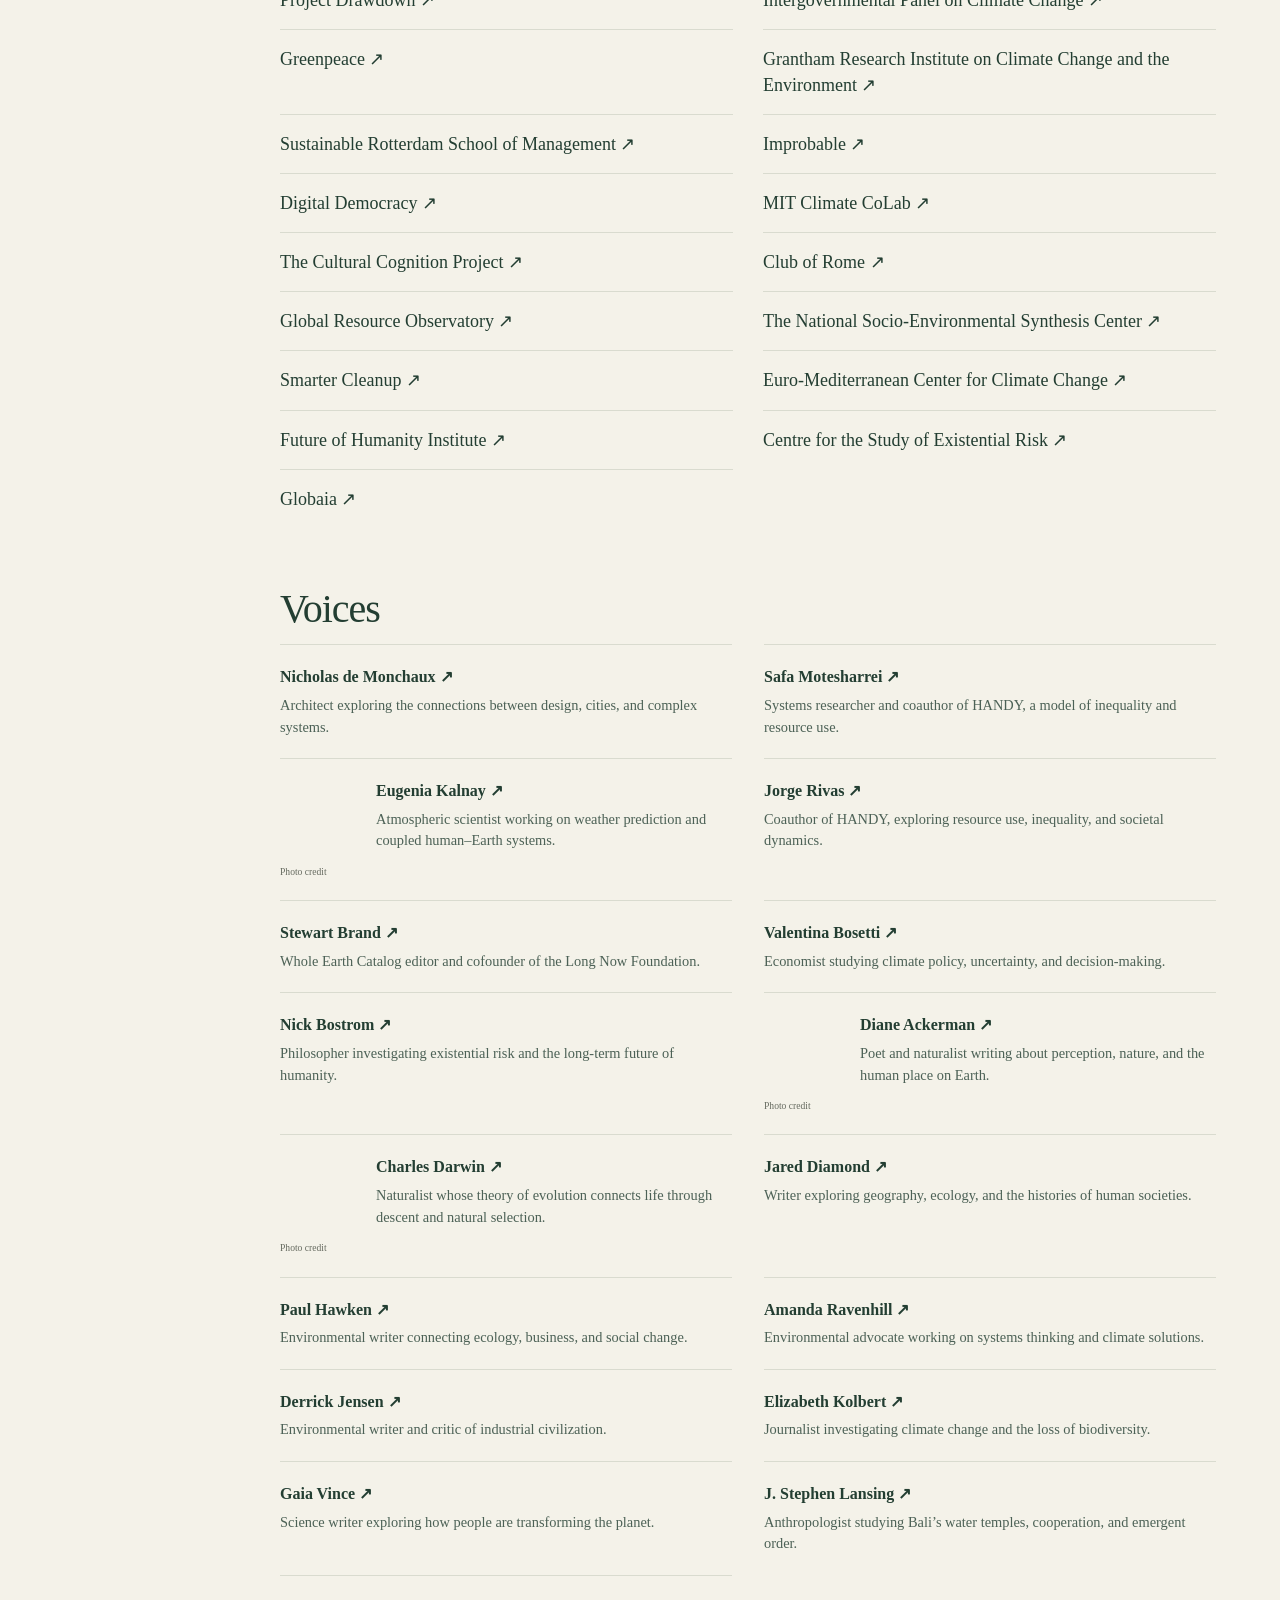
<file: news/index.html>
<!doctype html><html lang="en"><meta charset="utf-8"><meta name="viewport" content="width=device-width, initial-scale=1"><meta http-equiv="refresh" content="0;url=../reading.html"><title>Simulate World</title><a href="../reading.html">Continue to Simulate World</a></html>
</file>
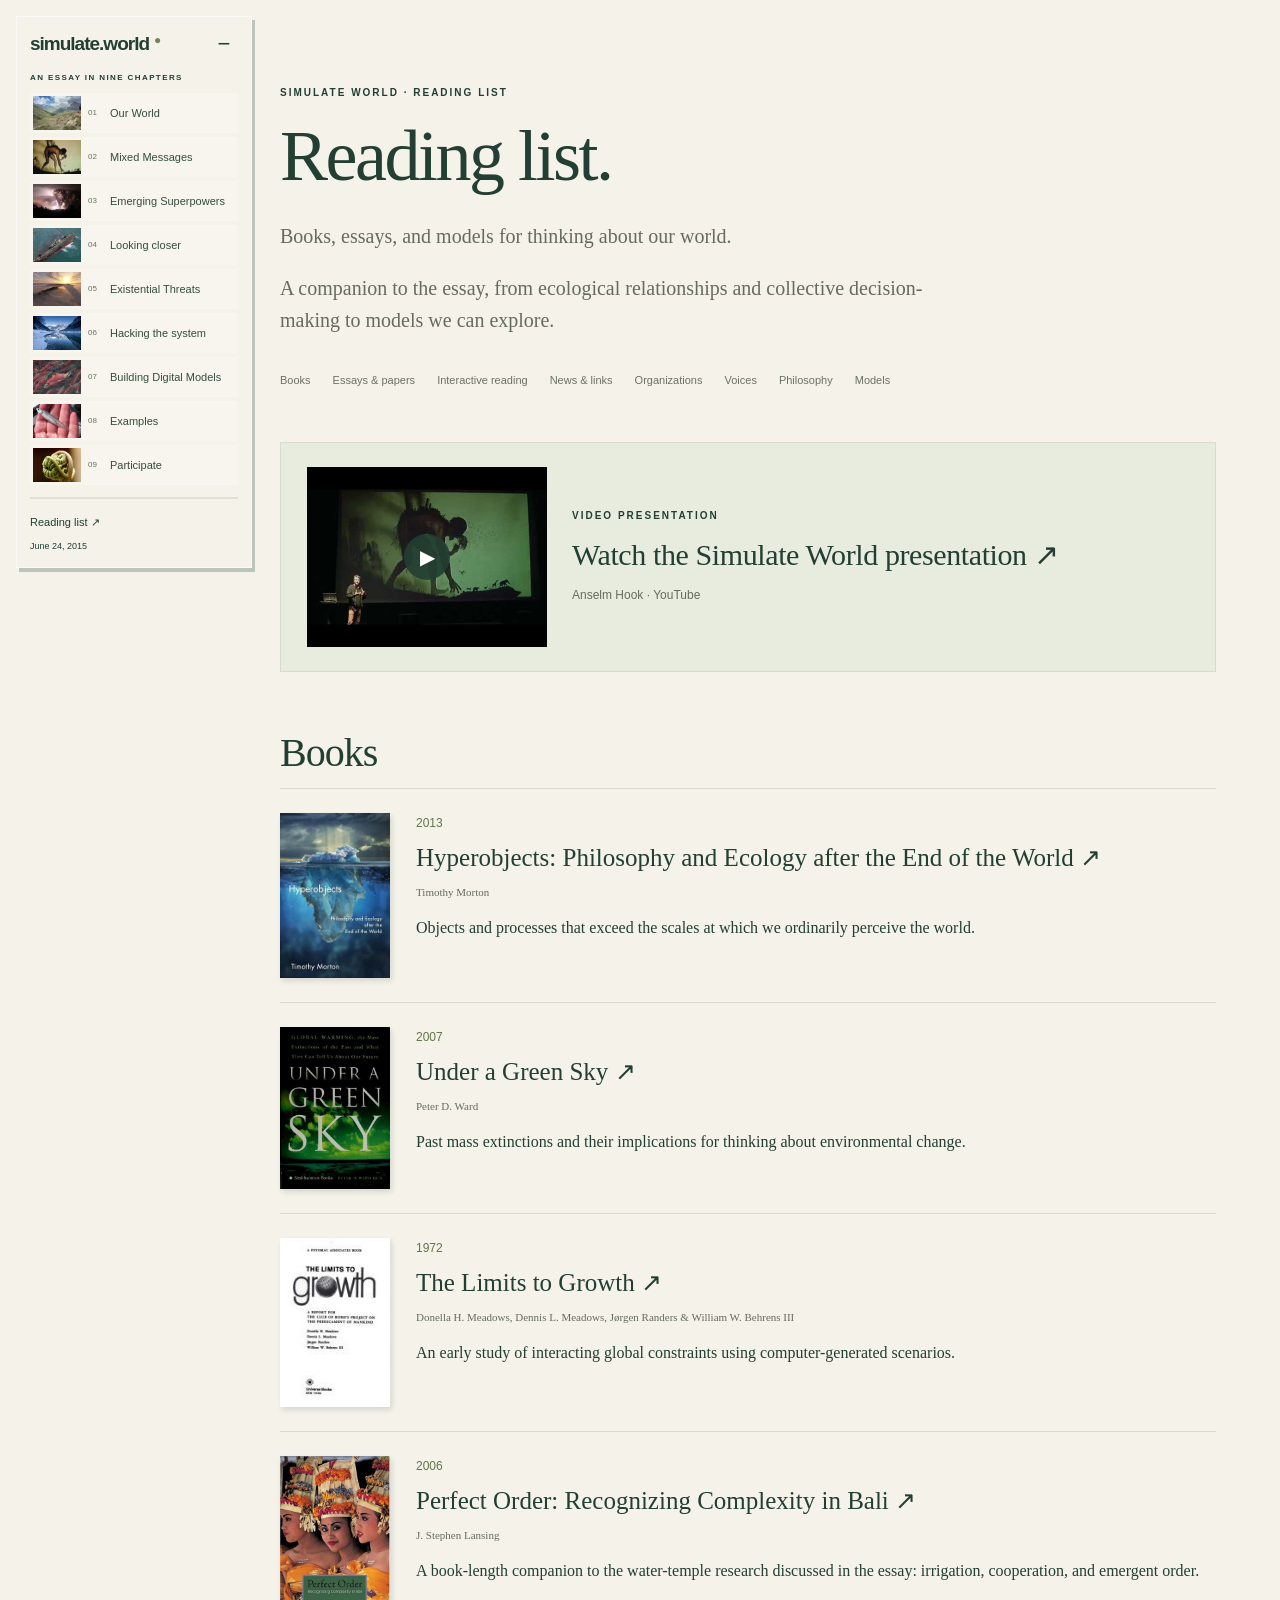
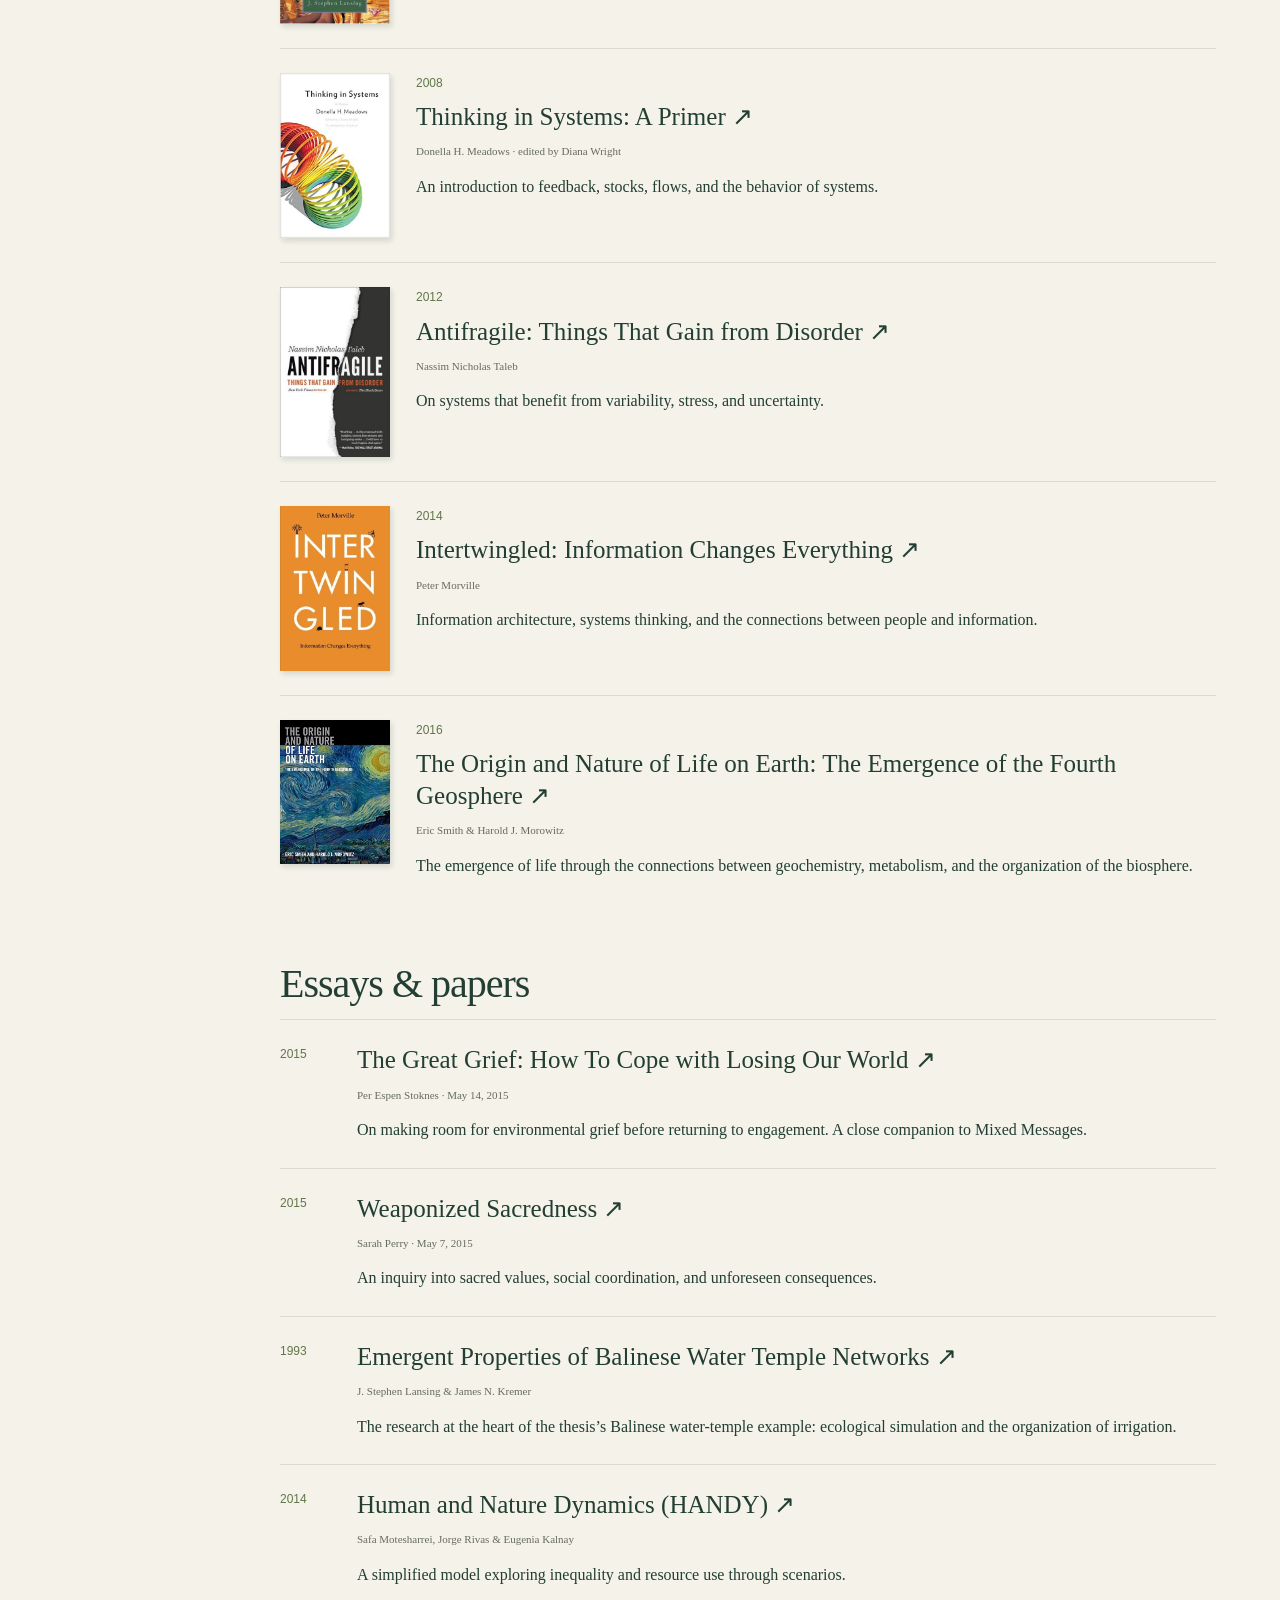
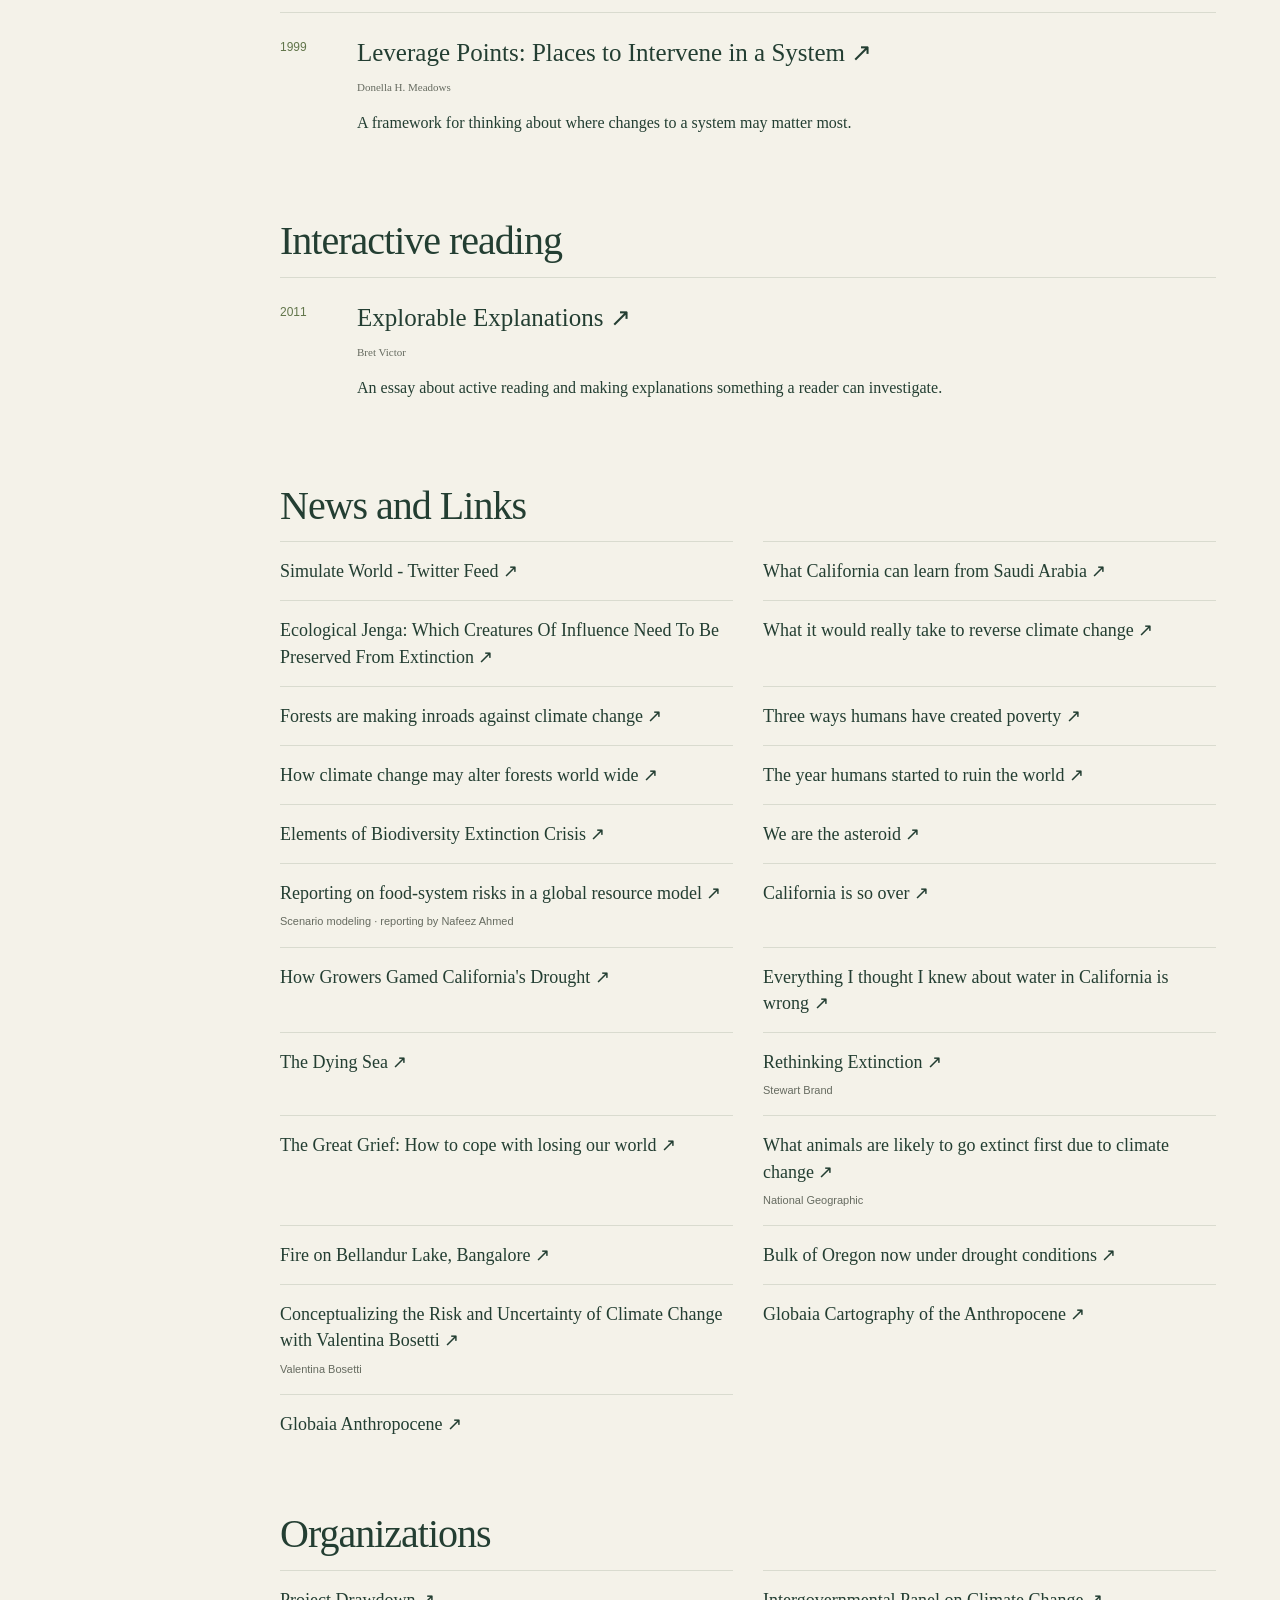
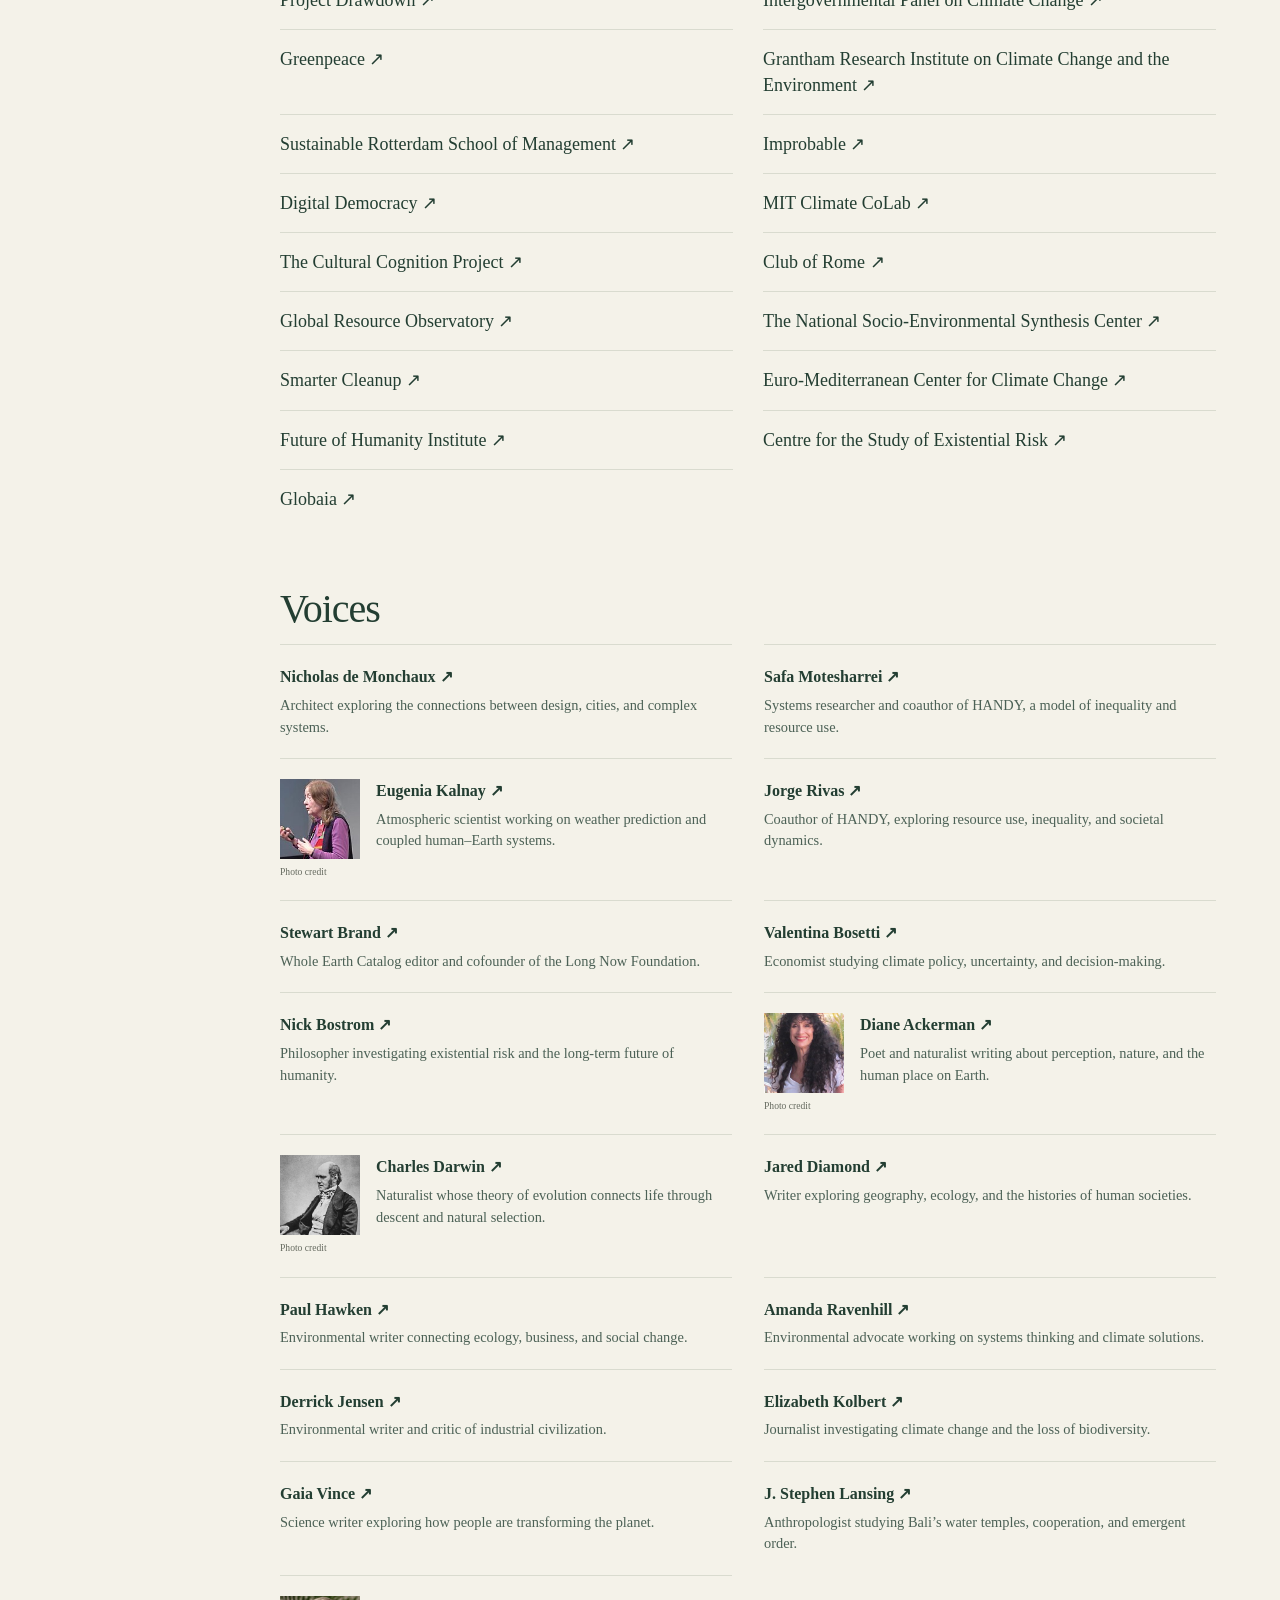
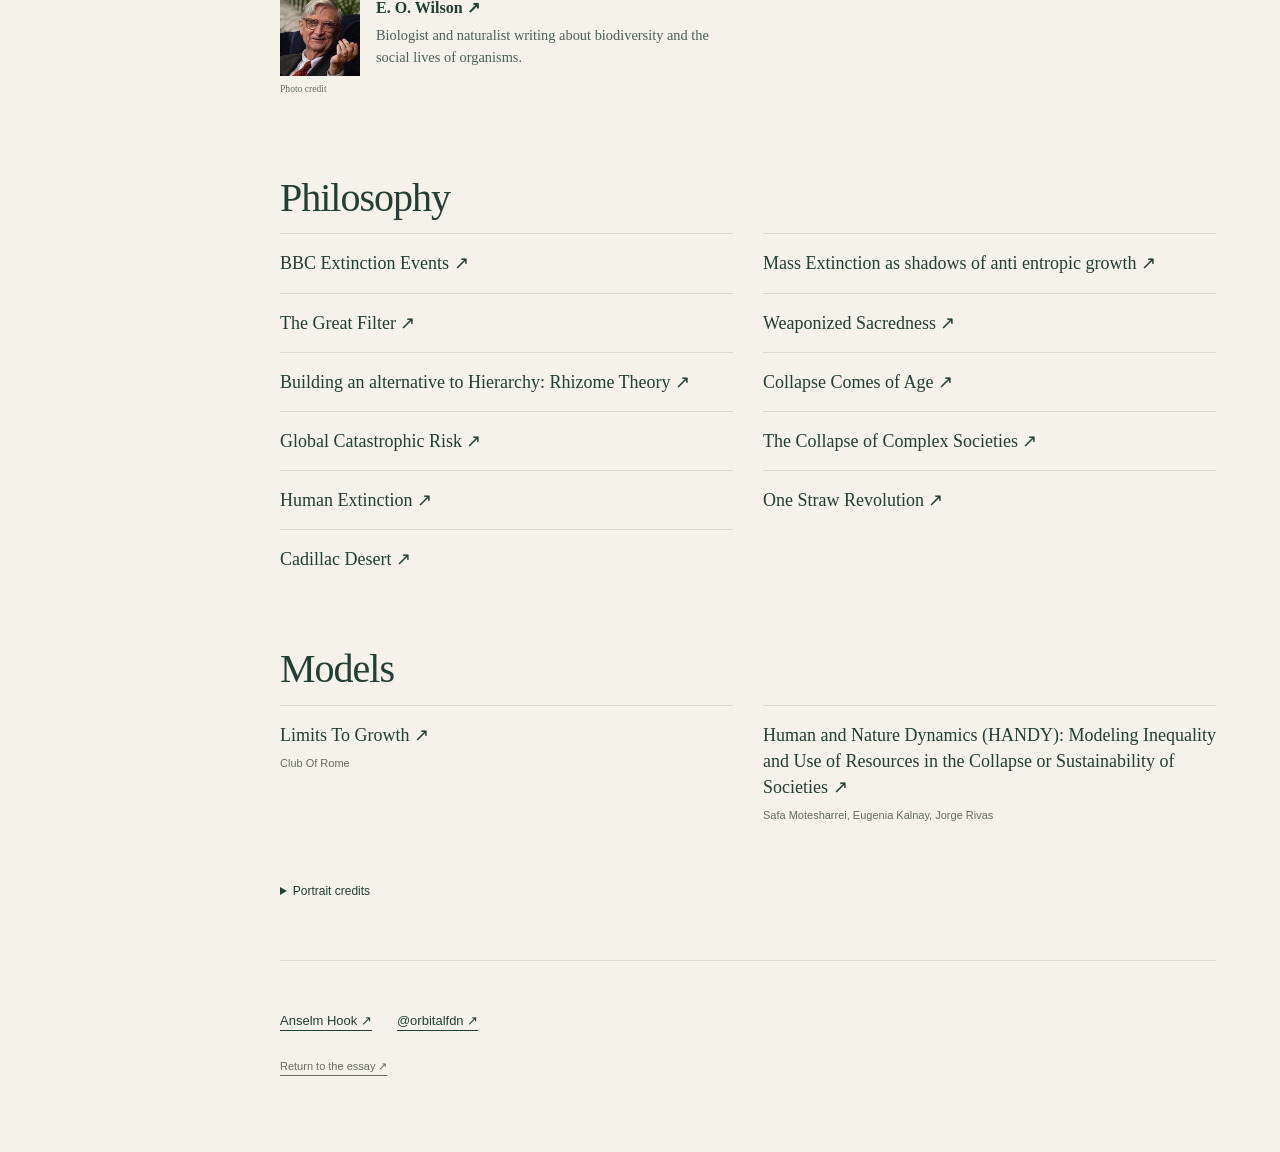
<file: reading.html>
<!doctype html><html lang="en"><head><meta charset="utf-8"><meta name="viewport" content="width=device-width, initial-scale=1"><meta name="theme-color" content="#f4f2e9"><title>Reading list — Simulate World (2015)</title><meta name="description" content="Books, essays, organizations and a video presentation on systems thinking, ecology and civic simulation, selected by Anselm Hook."><meta name="author" content="Anselm Hook"><link rel="canonical" href="https://simulate.world/reading.html"><meta name="robots" content="index,follow,max-image-preview:large"><meta property="og:type" content="website"><meta property="og:site_name" content="Simulate World"><meta property="og:title" content="Reading list — Simulate World, by Anselm Hook"><meta property="og:description" content="Books, essays, organizations and a video presentation on systems thinking, ecology and civic simulation, selected by Anselm Hook."><meta property="og:url" content="https://simulate.world/reading.html"><meta property="og:image" content="https://simulate.world/images/glacier.jpg"><meta property="og:image:alt" content="A mountain lake beneath a glacier"><meta property="og:locale" content="en_US"><meta name="twitter:card" content="summary_large_image"><meta name="twitter:creator" content="@anselm"><meta name="twitter:site" content="@orbitalfdn"><meta name="twitter:title" content="Reading list — Simulate World, by Anselm Hook"><meta name="twitter:description" content="Books, essays, organizations and a video presentation on systems thinking, ecology and civic simulation, selected by Anselm Hook."><meta name="twitter:image" content="https://simulate.world/images/glacier.jpg"><meta name="twitter:image:alt" content="A mountain lake beneath a glacier"><script type="application/ld+json">{"@context": "https://schema.org", "@type": "CollectionPage", "name": "Reading list — Simulate World, by Anselm Hook", "description": "Books, essays, organizations and a video presentation on systems thinking, ecology and civic simulation, selected by Anselm Hook.", "url": "https://simulate.world/reading.html", "inLanguage": "en", "author": {"@type": "Person", "name": "Anselm Hook", "url": "https://simulate.world/about/", "sameAs": ["https://anselm.substack.com/", "https://anselm.medium.com/", "https://x.com/anselm"]}, "image": "https://simulate.world/images/glacier.jpg", "isPartOf": {"@type": "WebSite", "name": "Simulate World", "url": "https://simulate.world/"}}</script><link rel="stylesheet" href="style.css"><link rel="stylesheet" href="edition.css?v=20260919-captions"><script src="edition.js" defer></script><noscript><style>@media(max-width:760px){.sidebar{display:block;position:static;max-height:none}.mobile-header button{display:none}}</style></noscript></head><body>
<a class="skip" href="#content">Skip to content</a><header class="mobile-header"><a class="brand" href="index.html">simulate.world<span class="brand-dot">●</span></a><button id="menu-toggle" aria-expanded="false" aria-controls="chapter-nav">Chapters ＋</button></header>
<aside class="sidebar"><div class="palette-heading"><a class="brand desktop-brand" href="index.html">simulate.world<span class="brand-dot">●</span></a><button id="desktop-toggle" aria-expanded="true" aria-controls="chapter-nav" aria-label="Collapse chapter menu">−</button></div><div class="sidebar-center"><p class="eyebrow">An essay in nine chapters</p><nav id="chapter-nav" aria-label="Chapters"><a href="index.html#our-world"><img src="thumbnails/our-world.jpg" alt="" width="48" height="34"><span class="chapter-number">01</span><span class="chapter-name">Our World</span></a><a href="index.html#mixed-messages"><img src="thumbnails/mixed-messages.jpg" alt="" width="48" height="34"><span class="chapter-number">02</span><span class="chapter-name">Mixed Messages</span></a><a href="index.html#emerging-superpowers"><img src="thumbnails/emerging-superpowers.jpg" alt="" width="48" height="34"><span class="chapter-number">03</span><span class="chapter-name">Emerging Superpowers</span></a><a href="index.html#looking-closer"><img src="thumbnails/looking-closer.jpg" alt="" width="48" height="34"><span class="chapter-number">04</span><span class="chapter-name">Looking closer</span></a><a href="index.html#existential-threats"><img src="thumbnails/existential-threats.jpg" alt="" width="48" height="34"><span class="chapter-number">05</span><span class="chapter-name">Existential Threats</span></a><a href="index.html#hacking-the-system"><img src="thumbnails/hacking-the-system.jpg" alt="" width="48" height="34"><span class="chapter-number">06</span><span class="chapter-name">Hacking the system</span></a><a href="index.html#building-digital-models"><img src="thumbnails/building-digital-models.jpg" alt="" width="48" height="34"><span class="chapter-number">07</span><span class="chapter-name">Building Digital Models</span></a><a href="index.html#examples"><img src="thumbnails/examples.jpg" alt="" width="48" height="34"><span class="chapter-number">08</span><span class="chapter-name">Examples</span></a><a href="index.html#participate"><img src="thumbnails/participate.jpg" alt="" width="48" height="34"><span class="chapter-number">09</span><span class="chapter-name">Participate</span></a></nav><div class="reading-progress" aria-hidden="true"><div id="progress-fill"></div></div></div><div class="sidebar-bottom"><a href="reading.html">Reading list ↗</a><time datetime="2015-06-24">June 24, 2015</time></div></aside>
<main><div class="reading-page" id="content"><header><p class="eyebrow">Simulate World · Reading list</p><h1>Reading list.</h1><p>Books, essays, and models for thinking about our world.</p><p class="section-note">A companion to the essay, from ecological relationships and collective decision-making to models we can explore.</p><nav class="reading-nav" aria-label="Reading categories"><a href="#books">Books</a><a href="#papers">Essays &amp; papers</a><a href="#interactive">Interactive reading</a><a href="#news">News &amp; links</a><a href="#organizations">Organizations</a><a href="#voices">Voices</a><a href="#philosophy">Philosophy</a><a href="#models">Models</a></nav></header><section class="presentation-link" aria-labelledby="presentation-title"><a class="presentation-thumbnail" href="https://www.youtube.com/watch?v=ibgt7Mbw2tE&amp;t=3s" aria-label="Watch the Simulate World presentation"><img src="images/presentation-thumbnail.jpg" alt="" width="480" height="360"><span aria-hidden="true">▶</span></a><div class="presentation-copy"><p class="eyebrow">Video presentation</p><h2 id="presentation-title"><a href="https://www.youtube.com/watch?v=ibgt7Mbw2tE&amp;t=3s">Watch the Simulate World presentation ↗</a></h2><p>Anselm Hook · YouTube</p></div></section><section id="books"><h2>Books</h2><article class="reading-item book-item"><img class="book-cover" src="covers/hyperobjects.jpg" alt="Cover of Hyperobjects: Philosophy and Ecology after the End of the World" loading="lazy"><div><span class="year">2013</span><h3><a href="https://www.upress.umn.edu/9781452940557/hyperobjects/">Hyperobjects: Philosophy and Ecology after the End of the World ↗</a></h3><p class="author">Timothy Morton</p><p>Objects and processes that exceed the scales at which we ordinarily perceive the world.</p></div></article><article class="reading-item book-item"><img class="book-cover" src="covers/under-a-green-sky.jpg" alt="Cover of Under a Green Sky" loading="lazy"><div><span class="year">2007</span><h3><a href="https://agris.fao.org/search/en/providers/122535/records/65de0a856eef00c2ce9f8a07">Under a Green Sky ↗</a></h3><p class="author">Peter D. Ward</p><p>Past mass extinctions and their implications for thinking about environmental change.</p></div></article><article class="reading-item book-item"><img class="book-cover" src="covers/limits-to-growth.jpg" alt="Cover of The Limits to Growth" loading="lazy"><div><span class="year">1972</span><h3><a href="https://www.clubofrome.org/publication/the-limits-to-growth/">The Limits to Growth ↗</a></h3><p class="author">Donella H. Meadows, Dennis L. Meadows, Jørgen Randers &amp; William W. Behrens III</p><p>An early study of interacting global constraints using computer-generated scenarios.</p></div></article><article class="reading-item book-item"><img class="book-cover" src="covers/perfect-order.jpg" alt="Cover of Perfect Order: Recognizing Complexity in Bali" loading="lazy"><div><span class="year">2006</span><h3><a href="https://www.jstor.org/stable/j.ctt12f4gz">Perfect Order: Recognizing Complexity in Bali ↗</a></h3><p class="author">J. Stephen Lansing</p><p>A book-length companion to the water-temple research discussed in the essay: irrigation, cooperation, and emergent order.</p></div></article><article class="reading-item book-item"><img class="book-cover" src="covers/thinking-in-systems.jpg" alt="Cover of Thinking in Systems: A Primer" loading="lazy"><div><span class="year">2008</span><h3><a href="https://donellameadows.org/systems-thinking-book-sale/">Thinking in Systems: A Primer ↗</a></h3><p class="author">Donella H. Meadows · edited by Diana Wright</p><p>An introduction to feedback, stocks, flows, and the behavior of systems.</p></div></article><article class="reading-item book-item"><img class="book-cover" src="covers/antifragile.jpg" alt="Cover of Antifragile: Things That Gain from Disorder" loading="lazy"><div><span class="year">2012</span><h3><a href="https://www.penguinrandomhouse.com/books/176227/antifragile-by-nassim-nicholas-taleb/hardcover/">Antifragile: Things That Gain from Disorder ↗</a></h3><p class="author">Nassim Nicholas Taleb</p><p>On systems that benefit from variability, stress, and uncertainty.</p></div></article><article class="reading-item book-item"><img class="book-cover" src="covers/intertwingled.jpg" alt="Cover of Intertwingled: Information Changes Everything" loading="lazy"><div><span class="year">2014</span><h3><a href="https://intertwingled.org/intertwingled/">Intertwingled: Information Changes Everything ↗</a></h3><p class="author">Peter Morville</p><p>Information architecture, systems thinking, and the connections between people and information.</p></div></article><article class="reading-item book-item"><img class="book-cover" src="covers/origin-and-nature-of-life.jpg" alt="Cover of The Origin and Nature of Life on Earth: The Emergence of the Fourth Geosphere" loading="lazy"><div><span class="year">2016</span><h3><a href="https://www.cambridge.org/core/books/origin-and-nature-of-life-on-earth/CEA8B764107B896A9CBA371F552BE215">The Origin and Nature of Life on Earth: The Emergence of the Fourth Geosphere ↗</a></h3><p class="author">Eric Smith &amp; Harold J. Morowitz</p><p>The emergence of life through the connections between geochemistry, metabolism, and the organization of the biosphere.</p></div></article></section><section id="papers"><h2>Essays &amp; papers</h2><article class="reading-item"><span class="year">2015</span><div><h3><a href="https://www.commondreams.org/views/2015/05/14/great-grief-how-cope-losing-our-world">The Great Grief: How To Cope with Losing Our World ↗</a></h3><p class="author">Per Espen Stoknes · May 14, 2015</p><p>On making room for environmental grief before returning to engagement. A close companion to Mixed Messages.</p></div></article><article class="reading-item"><span class="year">2015</span><div><h3><a href="https://www.ribbonfarm.com/2015/05/07/weaponized-sacredness/">Weaponized Sacredness ↗</a></h3><p class="author">Sarah Perry · May 7, 2015</p><p>An inquiry into sacred values, social coordination, and unforeseen consequences.</p></div></article><article class="reading-item"><span class="year">1993</span><div><h3><a href="https://anthrosource.onlinelibrary.wiley.com/doi/abs/10.1525/aa.1993.95.1.02a00050">Emergent Properties of Balinese Water Temple Networks ↗</a></h3><p class="author">J. Stephen Lansing &amp; James N. Kremer</p><p>The research at the heart of the thesis’s Balinese water-temple example: ecological simulation and the organization of irrigation.</p></div></article><article class="reading-item"><span class="year">2014</span><div><h3><a href="https://www.sciencedirect.com/science/article/pii/S0921800914000615">Human and Nature Dynamics (HANDY) ↗</a></h3><p class="author">Safa Motesharrei, Jorge Rivas &amp; Eugenia Kalnay</p><p>A simplified model exploring inequality and resource use through scenarios.</p></div></article><article class="reading-item"><span class="year">1999</span><div><h3><a href="https://www.donellameadows.org/wp-content/userfiles/Leverage_Points.pdf">Leverage Points: Places to Intervene in a System ↗</a></h3><p class="author">Donella H. Meadows</p><p>A framework for thinking about where changes to a system may matter most.</p></div></article></section><section id="interactive"><h2>Interactive reading</h2><article class="reading-item"><span class="year">2011</span><div><h3><a href="https://worrydream.com/ExplorableExplanations/">Explorable Explanations ↗</a></h3><p class="author">Bret Victor</p><p>An essay about active reading and making explanations something a reader can investigate.</p></div></article></section><section class="resource-section" id="news"><h2>News and Links</h2><ul class="resource-list"><li><a href="http://twitter.com/worldsimulate">Simulate World - Twitter Feed <span aria-hidden="true">↗</span></a></li><li><a href="https://www.revealnews.org/article/what-california-can-learn-from-saudi-arabias-water-mystery/">What California can learn from Saudi Arabia <span aria-hidden="true">↗</span></a></li><li><a href="http://www.science20.com/news_articles/ecological_jenga_which_creatures_influence_need_be_preserved_extinction-123887">Ecological Jenga: Which Creatures Of Influence Need To Be Preserved From Extinction <span aria-hidden="true">↗</span></a></li><li><a href="http://spectrum.ieee.org/energy/renewables/what-it-would-really-take-to-reverse-climate-change">What it would really take to reverse climate change <span aria-hidden="true">↗</span></a></li><li><a href="http://www.nytimes.com/2014/12/24/science/earth/restored-forests-are-making-inroads-against-climate-change-.html">Forests are making inroads against climate change <span aria-hidden="true">↗</span></a></li><li><a href="http://www.fastcoexist.com/3043284/3-ways-humans-create-poverty">Three ways humans have created poverty <span aria-hidden="true">↗</span></a></li><li><a href="http://www.rollingstone.com/politics/news/the-fate-of-trees-how-climate-change-may-alter-forests-worldwide-20150312">How climate change may alter forests world wide <span aria-hidden="true">↗</span></a></li><li><a href="http://www.bloomberg.com/news/articles/2015-03-11/the-year-humans-started-to-ruin-the-world">The year humans started to ruin the world <span aria-hidden="true">↗</span></a></li><li><a href="http://www.biologicaldiversity.org/programs/biodiversity/elements_of_biodiversity/extinction_crisis">Elements of Biodiversity Extinction Crisis <span aria-hidden="true">↗</span></a></li><li><a href="http://www.mediafactory.org.au/matthew-jowett/2014/08/30/fodi-we-are-the-asteroid">We are the asteroid <span aria-hidden="true">↗</span></a></li><li><a href="https://medium.com/insurge-intelligence/uk-government-backed-scientific-model-flags-risk-of-civilisation-s-collapse-by-2040-4d121e455997">Reporting on food-system risks in a global resource model <span aria-hidden="true">↗</span></a><span class="resource-context">Scenario modeling · reporting by Nafeez Ahmed</span></li><li><a href="http://www.thedailybeast.com/articles/2015/04/19/big-idea-california-is-so-over.html">California is so over <span aria-hidden="true">↗</span></a></li><li><a href="http://www.thedailybeast.com/articles/2015/03/30/how-growers-gamed-california-s-drought.html">How Growers Gamed California&#x27;s Drought <span aria-hidden="true">↗</span></a></li><li><a href="http://grist.org/food/everything-i-thought-i-knew-about-water-in-california-is-wrong/">Everything I thought I knew about water in California is wrong <span aria-hidden="true">↗</span></a></li><li><a href="http://www.newyorker.com/magazine/2015/05/04/the-dying-sea">The Dying Sea <span aria-hidden="true">↗</span></a></li><li><a href="http://aeon.co/magazine/science/why-extinction-is-not-the-problem/">Rethinking Extinction <span aria-hidden="true">↗</span></a><span class="resource-context">Stewart Brand</span></li><li><a href="http://www.commondreams.org/views/2015/05/14/great-grief-how-cope-losing-our-world">The Great Grief: How to cope with losing our world <span aria-hidden="true">↗</span></a></li><li><a href="http://news.nationalgeographic.com/2015/04/150430-extinction-climate-warming-animals-species-conservation-wildlife/?sf8919812=1">What animals are likely to go extinct first due to climate change <span aria-hidden="true">↗</span></a><span class="resource-context">National Geographic</span></li><li><a href="http://www.latimes.com/world/asia/la-fg-fire-springs-forth-on-india-lake-20150619-story.html#page=1">Fire on Bellandur Lake, Bangalore <span aria-hidden="true">↗</span></a></li><li><a href="http://www.bendbulletin.com/localstate/environment/3265041-151/bulk-of-oregon-under-drought-declarations">Bulk of Oregon now under drought conditions <span aria-hidden="true">↗</span></a></li><li><a href="https://www.eventbrite.com/e/valentina-bosetti-at-the-interval-conceptualizing-the-risk-and-uncertainty-of-climate-change-tickets-17284305824">Conceptualizing the Risk and Uncertainty of Climate Change with Valentina Bosetti <span aria-hidden="true">↗</span></a><span class="resource-context">Valentina Bosetti</span></li><li><a href="http://globaia.org/portfolio/cartography-of-the-anthropocene/">Globaia Cartography of the Anthropocene <span aria-hidden="true">↗</span></a></li><li><a href="http://www.antropocene.info">Globaia Anthropocene <span aria-hidden="true">↗</span></a></li></ul></section><section class="resource-section" id="organizations"><h2>Organizations</h2><ul class="resource-list"><li><a href="http://www.drawdown.org">Project Drawdown <span aria-hidden="true">↗</span></a></li><li><a href="https://www.ipcc.ch">Intergovernmental Panel on Climate Change <span aria-hidden="true">↗</span></a></li><li><a href="http://greenpeace.org">Greenpeace <span aria-hidden="true">↗</span></a></li><li><a href="http://www.lse.ac.uk/GranthamInstitute/">Grantham Research Institute on Climate Change and the Environment <span aria-hidden="true">↗</span></a></li><li><a href="http://www.sustainable.rsm.nl/">Sustainable Rotterdam School of Management <span aria-hidden="true">↗</span></a></li><li><a href="http://improbable.io">Improbable <span aria-hidden="true">↗</span></a></li><li><a href="https://www.digital-democracy.org/">Digital Democracy <span aria-hidden="true">↗</span></a></li><li><a href="http://climatecolab.org">MIT Climate CoLab <span aria-hidden="true">↗</span></a></li><li><a href="http://www.culturalcognition.net/">The Cultural Cognition Project <span aria-hidden="true">↗</span></a></li><li><a href="http://www.clubofrome.org">Club of Rome <span aria-hidden="true">↗</span></a></li><li><a href="http://ww2.anglia.ac.uk/ruskin/en/home/microsites/global_sustainability_institute/our_research/resource_management.html">Global Resource Observatory <span aria-hidden="true">↗</span></a></li><li><a href="http://www.sesync.org/">The National Socio-Environmental Synthesis Center <span aria-hidden="true">↗</span></a></li><li><a href="http://smartercleanup.org">Smarter Cleanup <span aria-hidden="true">↗</span></a></li><li><a href="http://www.cmcc.it">Euro-Mediterranean Center for Climate Change <span aria-hidden="true">↗</span></a></li><li><a href="http://www.fhi.ox.ac.uk/">Future of Humanity Institute <span aria-hidden="true">↗</span></a></li><li><a href="http://cser.org/">Centre for the Study of Existential Risk <span aria-hidden="true">↗</span></a></li><li><a href="http://globaia.org">Globaia <span aria-hidden="true">↗</span></a></li></ul></section><section class="resource-section" id="voices"><h2>Voices</h2><ul class="resource-list"><li class="voice-item"><div><h3><a href="https://architecture.mit.edu/people/nicholas-de-monchaux">Nicholas de Monchaux <span aria-hidden="true">↗</span></a></h3><p>Architect exploring the connections between design, cities, and complex systems.</p></div></li><li class="voice-item"><div><h3><a href="https://www.sciencedirect.com/science/article/pii/S0921800914000615">Safa Motesharrei <span aria-hidden="true">↗</span></a></h3><p>Systems researcher and coauthor of HANDY, a model of inequality and resource use.</p></div></li><li class="voice-item"><figure class="voice-portrait"><img src="portraits/eugenia-kalnay.jpg" alt="Eugenia Kalnay" width="80" height="80" loading="lazy"><figcaption><a href="https://commons.wikimedia.org/wiki/File:Eugenia_Kalnay_Maniac_Talk.jpg">Photo credit</a></figcaption></figure><div><h3><a href="https://www2.atmos.umd.edu/~ekalnay/">Eugenia Kalnay <span aria-hidden="true">↗</span></a></h3><p>Atmospheric scientist working on weather prediction and coupled human–Earth systems.</p></div></li><li class="voice-item"><div><h3><a href="https://www.sciencedirect.com/science/article/pii/S0921800914000615">Jorge Rivas <span aria-hidden="true">↗</span></a></h3><p>Coauthor of HANDY, exploring resource use, inequality, and societal dynamics.</p></div></li><li class="voice-item"><div><h3><a href="https://en.wikipedia.org/wiki/Stewart_Brand">Stewart Brand <span aria-hidden="true">↗</span></a></h3><p>Whole Earth Catalog editor and cofounder of the Long Now Foundation.</p></div></li><li class="voice-item"><div><h3><a href="https://economics.unibocconi.eu/faculty/valentina-bosetti">Valentina Bosetti <span aria-hidden="true">↗</span></a></h3><p>Economist studying climate policy, uncertainty, and decision-making.</p></div></li><li class="voice-item"><div><h3><a href="https://en.wikipedia.org/wiki/Nick_Bostrom">Nick Bostrom <span aria-hidden="true">↗</span></a></h3><p>Philosopher investigating existential risk and the long-term future of humanity.</p></div></li><li class="voice-item"><figure class="voice-portrait"><img src="portraits/diane-ackerman.jpg" alt="Diane Ackerman" width="80" height="80" loading="lazy"><figcaption><a href="https://commons.wikimedia.org/wiki/File:Diane_Ackerman.jpg">Photo credit</a></figcaption></figure><div><h3><a href="https://dianeackerman.com/bio/">Diane Ackerman <span aria-hidden="true">↗</span></a></h3><p>Poet and naturalist writing about perception, nature, and the human place on Earth.</p></div></li><li class="voice-item"><figure class="voice-portrait"><img src="portraits/charles-darwin.jpg" alt="Charles Darwin" width="80" height="80" loading="lazy"><figcaption><a href="https://commons.wikimedia.org/wiki/File:Charles_Darwin_seated_crop.jpg">Photo credit</a></figcaption></figure><div><h3><a href="https://en.wikipedia.org/wiki/Charles_Darwin">Charles Darwin <span aria-hidden="true">↗</span></a></h3><p>Naturalist whose theory of evolution connects life through descent and natural selection.</p></div></li><li class="voice-item"><div><h3><a href="https://en.wikipedia.org/wiki/Jared_Diamond">Jared Diamond <span aria-hidden="true">↗</span></a></h3><p>Writer exploring geography, ecology, and the histories of human societies.</p></div></li><li class="voice-item"><div><h3><a href="https://en.wikipedia.org/wiki/Paul_Hawken">Paul Hawken <span aria-hidden="true">↗</span></a></h3><p>Environmental writer connecting ecology, business, and social change.</p></div></li><li class="voice-item"><div><h3><a href="https://drawdown.psu.edu/people/amanda-ravenhill">Amanda Ravenhill <span aria-hidden="true">↗</span></a></h3><p>Environmental advocate working on systems thinking and climate solutions.</p></div></li><li class="voice-item"><div><h3><a href="https://derrickjensen.org/">Derrick Jensen <span aria-hidden="true">↗</span></a></h3><p>Environmental writer and critic of industrial civilization.</p></div></li><li class="voice-item"><div><h3><a href="https://en.wikipedia.org/wiki/Elizabeth_Kolbert">Elizabeth Kolbert <span aria-hidden="true">↗</span></a></h3><p>Journalist investigating climate change and the loss of biodiversity.</p></div></li><li class="voice-item"><div><h3><a href="https://en.wikipedia.org/wiki/Gaia_Vince">Gaia Vince <span aria-hidden="true">↗</span></a></h3><p>Science writer exploring how people are transforming the planet.</p></div></li><li class="voice-item"><div><h3><a href="https://en.wikipedia.org/wiki/J._Stephen_Lansing">J. Stephen Lansing <span aria-hidden="true">↗</span></a></h3><p>Anthropologist studying Bali’s water temples, cooperation, and emergent order.</p></div></li><li class="voice-item"><figure class="voice-portrait"><img src="portraits/e-o-wilson.jpg" alt="E. O. Wilson" width="80" height="80" loading="lazy"><figcaption><a href="https://commons.wikimedia.org/wiki/File:E._O._Wilson_sitting,_October_16,_2007_(cropped).jpg">Photo credit</a></figcaption></figure><div><h3><a href="https://en.wikipedia.org/wiki/E._O._Wilson">E. O. Wilson <span aria-hidden="true">↗</span></a></h3><p>Biologist and naturalist writing about biodiversity and the social lives of organisms.</p></div></li></ul></section><section class="resource-section" id="philosophy"><h2>Philosophy</h2><ul class="resource-list"><li><a href="http://www.bbc.co.uk/nature/extinction_events">BBC Extinction Events <span aria-hidden="true">↗</span></a></li><li><a href="http://archive.larouchepac.com/node/21941">Mass Extinction as shadows of anti entropic growth <span aria-hidden="true">↗</span></a></li><li><a href="http://en.wikipedia.org/wiki/Great_Filter">The Great Filter <span aria-hidden="true">↗</span></a></li><li><a href="http://www.ribbonfarm.com/2015/05/07/weaponized-sacredness/">Weaponized Sacredness <span aria-hidden="true">↗</span></a></li><li><a href="http://www.jeffvail.net/2008/02/building-alternative-to-hierarchy.html">Building an alternative to Hierarchy: Rhizome Theory <span aria-hidden="true">↗</span></a></li><li><a href="http://therationalpessimist.com/tag/existential-risks/">Collapse Comes of Age <span aria-hidden="true">↗</span></a></li><li><a href="http://en.wikipedia.org/wiki/Global_catastrophic_risk">Global Catastrophic Risk <span aria-hidden="true">↗</span></a></li><li><a href="http://www.historytoday.com/christopher-chippindale/collapse-complex-societies">The Collapse of Complex Societies <span aria-hidden="true">↗</span></a></li><li><a href="http://aeon.co/magazine/philosophy/ross-andersen-human-extinction/">Human Extinction <span aria-hidden="true">↗</span></a></li><li><a href="https://www.youtube.com/watch?v=XSKSxLHMv9k">One Straw Revolution <span aria-hidden="true">↗</span></a></li><li><a href="https://www.youtube.com/watch?v=hkbebOhnCjA">Cadillac Desert <span aria-hidden="true">↗</span></a></li></ul></section><section class="resource-section" id="models"><h2>Models</h2><ul class="resource-list"><li><a href="http://www.clubofrome.org/?p=326">Limits To Growth <span aria-hidden="true">↗</span></a><span class="resource-context">Club Of Rome</span></li><li><a href="http://www.sciencedirect.com/science/article/pii/S0921800914000615">Human and Nature Dynamics (HANDY): Modeling Inequality and Use of Resources in the Collapse or Sustainability of Societies <span aria-hidden="true">↗</span></a><span class="resource-context">Safa Motesharrei, Eugenia Kalnay, Jorge Rivas</span></li></ul></section><details class="portrait-credits"><summary>Portrait credits</summary><ul><li><a href="https://commons.wikimedia.org/wiki/File:Eugenia_Kalnay_Maniac_Talk.jpg">Eugenia Kalnay</a> — NASA Goddard Space Flight Center. <a href="https://creativecommons.org/publicdomain/mark/1.0/">Public domain</a>. Displayed as a square crop.</li><li><a href="https://commons.wikimedia.org/wiki/File:Diane_Ackerman.jpg">Diane Ackerman</a> — Liz Butler. <a href="https://creativecommons.org/licenses/by-sa/4.0">CC BY-SA 4.0</a>. Displayed as a square crop.</li><li><a href="https://commons.wikimedia.org/wiki/File:Charles_Darwin_seated_crop.jpg">Charles Darwin</a> — Charles_Darwin_seated.jpg: Henry Maull (1829–1914) and John Fox (1832–1907) (Maull &amp; Fox) [3] derivative work: Beao. <a href="https://creativecommons.org/publicdomain/mark/1.0/">Public domain</a>. Displayed as a square crop.</li><li><a href="https://commons.wikimedia.org/wiki/File:E._O._Wilson_sitting,_October_16,_2007_(cropped).jpg">E. O. Wilson</a> — Ragesoss. <a href="https://creativecommons.org/licenses/by-sa/3.0">CC BY-SA 3.0</a>. Displayed as a square crop.</li></ul></details><div class="reading-footer"><div class="social-links"><a href="about/">Anselm Hook ↗</a><a href="https://x.com/orbitalfdn">@orbitalfdn ↗</a></div><div class="edition-links"><a href="index.html">Return to the essay ↗</a></div></div></div></main></body></html>
</file>
<file: draft/style.css>
:root{--paper:#f4f2e9;--ink:#233e32;--muted:#666b60;--line:#d9dbcf;--accent:#61754a;--rail:262px}*{box-sizing:border-box}html{scroll-behavior:smooth;scroll-padding-top:40px}body{margin:0;background:var(--paper);color:var(--ink);font-family:Arial,Helvetica,sans-serif}a{color:inherit;text-underline-offset:5px}a:focus-visible,button:focus-visible,summary:focus-visible{outline:3px solid #ae721e;outline-offset:6px}button{font:inherit}img{display:block;max-width:100%}.skip{position:fixed;left:20px;top:-100px;z-index:20;background:var(--paper);padding:14px}.skip:focus{top:14px}.sidebar{width:var(--rail);position:fixed;inset:0 auto 0 0;padding:36px 26px;display:flex;flex-direction:column;z-index:8;border-right:1px solid var(--line);background:var(--paper)}.brand{text-decoration:none;font-size:20px;letter-spacing:-1px;font-weight:600;white-space:nowrap}.brand-dot{font-size:12px;vertical-align:top;margin-left:5px;color:#72845d}.sidebar-center{margin:auto 0}.eyebrow{text-transform:uppercase;letter-spacing:2px;font-size:10px;font-weight:600;line-height:1.6}.sidebar .eyebrow{font-size:9px;letter-spacing:1.5px;margin-bottom:24px}nav{display:flex;flex-direction:column;gap:6px}nav a{position:relative;display:flex;gap:12px;align-items:center;min-height:44px;font-size:11px;line-height:1.5;text-decoration:none;color:#6c7166;padding:8px 0}nav a span{font-size:10px;color:#858b7c;font-variant-numeric:tabular-nums}nav a:hover,nav a[aria-current]{color:var(--ink)}nav a[aria-current]{font-weight:bold}nav a[aria-current]:before{content:"";position:absolute;left:-26px;width:3px;height:24px;background:var(--ink)}.reading-progress{height:2px;background:#dfe1d6;margin-top:34px}.reading-progress div{height:100%;background:#647d50;width:0}.reading-label{font-size:10px;line-height:1.7;color:var(--muted);max-width:165px;margin-top:12px}.sidebar-bottom{display:flex;flex-direction:column;gap:11px;font-size:11px}.sidebar-bottom a{font-size:10px;color:var(--muted);text-decoration:none}.mobile-header{display:none}main{margin-left:var(--rail)}.cover{position:relative;min-height:720px;height:100svh;max-height:1100px;color:#fff;isolation:isolate;display:flex;flex-direction:column;justify-content:space-between;padding:32px 5.3%}.cover-image,.cover-shade{position:absolute;inset:0;width:100%;height:100%;z-index:-2}.cover-image{object-fit:cover;object-position:54% center}.cover-shade{z-index:-1;background:linear-gradient(180deg,rgba(13,31,25,.29),rgba(13,31,25,.07) 26%,rgba(13,31,25,.62) 73%,rgba(13,31,25,.72))}.cover-top,.cover-bottom{display:flex;justify-content:space-between;gap:20px;font-size:9px;letter-spacing:1.2px}.cover-top{text-transform:uppercase}.cover-top span:last-child{font-size:8px}.cover-copy{margin-top:auto;margin-bottom:55px}.cover-copy .eyebrow{font-size:10px;letter-spacing:2px}h1,h2,h3,p{margin-top:0}h1,h2{font-family:Georgia,'Times New Roman',serif;font-weight:400;letter-spacing:-2.5px}h1{font-size:clamp(64px,7.1vw,112px);line-height:.99;margin:22px 0 28px}.cover-copy>p:not(.eyebrow){font-family:Georgia,serif;font-size:21px;line-height:1.55;color:#f5f4e9}.begin{display:inline-flex;gap:44px;align-items:center;text-decoration:none;border-bottom:1px solid #ffffff70;padding:12px 0;font-size:12px;margin-top:14px}.begin span{font-size:20px}.cover-bottom{border-top:1px solid #ffffff40;padding-top:20px;font-size:10px;letter-spacing:.4px}.chapter{padding:104px max(42px,9%);border-bottom:1px solid var(--line);scroll-margin-top:0}.chapter-heading{margin:0 auto 42px;max-width:690px}.chapter-heading .eyebrow{color:var(--accent);margin-bottom:24px}h2{font-size:clamp(48px,5vw,76px);line-height:1.04;margin-bottom:27px}.dek{font-family:Georgia,serif;font-size:25px;line-height:1.45;color:#64715e;max-width:600px}.prose{max-width:610px;margin:0 auto}.prose p{font-family:Georgia,'Times New Roman',serif;font-size:19px;line-height:1.85;margin-bottom:25px}.prose h3{font-size:21px;font-family:Georgia,serif;font-weight:400;margin:38px 0 20px}.prose p.emphasis{font-size:27px;line-height:1.5;color:var(--ink);margin:38px 0}.prose blockquote{font-family:Georgia,serif;font-size:32px;line-height:1.4;border-left:2px solid #94a17d;margin:43px 0;padding-left:25px;letter-spacing:-.5px}.personal-image{max-width:610px;margin:42px auto}.personal-image img{width:100%;max-height:430px;object-fit:cover}.wide-image{margin:46px -5%}.wide-image img{width:100%;height:430px;object-fit:cover}figcaption{font-size:10px;color:var(--muted);line-height:1.7;margin-top:12px}.next{max-width:690px;display:flex;justify-content:space-between;align-items:center;border-top:1px solid var(--line);padding:25px 0 0;margin:64px auto 0;text-decoration:none}.next>span:first-child{font-size:9px;text-transform:uppercase;letter-spacing:1.5px;color:var(--muted)}.next strong{display:block;font-size:15px;font-weight:400;letter-spacing:0;text-transform:none;color:var(--ink);margin-top:10px}.next>span:last-child{font-size:27px}.next:hover strong{text-decoration:underline;text-underline-offset:5px}.principles{display:grid;grid-template-columns:repeat(3,1fr);gap:25px;margin:52px -2%}.principles>div{border-top:1px solid #8b997b;padding-top:22px}.principles h3{font:25px Georgia,serif;letter-spacing:-.5px;margin:15px 0}.principles p{font-size:13px;line-height:1.8;color:var(--muted)}.principles .eyebrow{font-size:9px;letter-spacing:1.1px}.manifesto{background:#e7eadd;margin:48px auto;padding:35px 40px;max-width:690px}.manifesto ol{list-style:none;margin:20px 0 0;padding:0}.manifesto li{font:27px Georgia,serif;padding:17px 0;border-top:1px solid #cdd3c0;display:flex;gap:20px;align-items:center}.manifesto li span{font:10px Arial,sans-serif;color:var(--accent)}.inquiry{margin:45px auto;max-width:690px;border-top:1px solid var(--line);padding-top:24px}.inquiry>div{display:grid;grid-template-columns:1fr 1.3fr;gap:30px;padding:24px 0;border-bottom:1px solid var(--line)}.inquiry h3{font:22px/1.4 Georgia,serif;margin:0}.inquiry>div p{font-size:13px;line-height:1.8;color:var(--muted);margin:0}.closing{margin:50px -5%;position:relative;background:#203e2d;min-height:440px;color:#fff;isolation:isolate;padding:40px;display:flex;align-items:center}.closing img{position:absolute;inset:0;width:100%;height:100%;object-fit:cover;z-index:-2}.closing:after{content:"";position:absolute;inset:0;background:linear-gradient(90deg,#102b20e8,#102b2020);z-index:-1}.closing>div>p:last-child{font:clamp(40px,4.5vw,64px)/1.1 Georgia,serif;letter-spacing:-1.5px;margin:22px 0}.final-chapter{border:0}footer{background:#e9eadd;padding:60px max(42px,9%);font-size:13px;line-height:1.8}footer h2{font-size:37px;letter-spacing:-1px;margin:15px 0}footer>p,footer details{max-width:610px}footer p{color:#596450}footer details{margin:30px 0}summary{cursor:pointer;padding:12px 0}details p{margin:15px 0}.footer-bottom{display:flex;justify-content:space-between;gap:20px;border-top:1px solid #cfd4c2;padding-top:24px;margin-top:45px;font-size:10px}.footer-bottom a{text-decoration:none}
@media(min-width:1600px){:root{--rail:290px}.sidebar{padding:40px 34px}nav a{font-size:12px}.cover{padding-left:8%;padding-right:8%}}
@media(max-width:1100px){:root{--rail:225px}.sidebar{padding:28px 20px}nav a{font-size:10px;gap:9px}nav a[aria-current]:before{left:-20px}.brand{font-size:18px}.chapter{padding:80px 7%}.cover-top span:last-child{display:none}.cover{min-height:650px}.principles{gap:18px}.principles h3{font-size:22px}}
@media(max-width:760px){html{scroll-padding-top:80px}main{margin-left:0}.mobile-header{position:sticky;top:0;z-index:10;background:var(--paper);display:flex;justify-content:space-between;align-items:center;min-height:64px;padding:12px 22px;border-bottom:1px solid var(--line)}.mobile-header button{background:none;color:var(--ink);border:0;padding:10px 0 10px 12px;font-size:12px;min-height:40px}.mobile-header button span{margin-left:8px}.sidebar{display:none;top:64px;bottom:auto;width:100%;padding:24px;max-height:calc(100svh - 64px);overflow:auto;box-shadow:0 20px 40px #233e3215}.sidebar.open{display:block}.desktop-brand,.sidebar-bottom,.reading-progress,.reading-label{display:none}.sidebar .eyebrow{margin:0 0 12px}nav a{font-size:14px;min-height:46px}nav a[aria-current]:before{left:-24px}.cover{height:calc(100svh - 64px);min-height:640px;max-height:900px;padding:25px 26px}.cover-image{object-position:64% center}.cover-top{font-size:8px;letter-spacing:1px}.cover-copy{margin-bottom:38px}h1{font-size:clamp(60px,12vw,88px);letter-spacing:-2.5px}.cover-copy .eyebrow{font-size:9px;letter-spacing:1.4px;max-width:270px}.cover-copy>p:not(.eyebrow){font-size:19px}.cover-bottom{font-size:9px;gap:12px}.chapter{padding:65px 26px;scroll-margin-top:0}.chapter-heading{margin-bottom:32px}h2{font-size:49px;letter-spacing:-1.7px}.dek{font-size:22px}.prose p{font-size:18px;line-height:1.8}.prose p.emphasis{font-size:25px}.prose blockquote{font-size:27px;padding-left:20px}.wide-image{margin:36px -26px}.wide-image img{height:300px}.wide-image figcaption{padding:0 26px}.personal-image{margin:35px auto}.principles{grid-template-columns:1fr;margin:36px 0;gap:12px}.principles>div{padding-top:19px}.principles h3{font-size:25px;margin:9px 0}.principles p{font-size:14px}.manifesto{padding:25px 22px;margin:36px 0}.manifesto li{font-size:23px;gap:15px}.inquiry>div{grid-template-columns:1fr;gap:10px}.inquiry>div p{font-size:14px}.closing{margin:38px -26px;min-height:380px;padding:30px}.closing>div>p:last-child{font-size:48px}.next{margin-top:45px}footer{padding:45px 26px}.footer-bottom{flex-wrap:wrap}}
@media(prefers-reduced-motion:reduce){html{scroll-behavior:auto}}
@media print{.sidebar,.mobile-header,.next,.begin,.cover-top,.reading-progress{display:none}main{margin:0}.cover{height:500px;min-height:0}.chapter{padding:35px 0;break-before:page}.prose{max-width:none}.chapter-heading{max-width:none}body{background:white;color:black}.wide-image{margin:25px 0}.wide-image img{height:280px}details{display:block}footer{padding:30px 0}}

.personal-image img{height:auto}
@media(max-width:360px){h1{font-size:50px;letter-spacing:-2px}.cover-copy .eyebrow{font-size:8px}.cover-bottom{font-size:8px}.manifesto li{font-size:21px}}
</file>
<file: style.css>
:root{--paper:#f4f2e9;--ink:#233e32;--muted:#666b60;--line:#d9dbcf;--accent:#61754a;--rail:262px}*{box-sizing:border-box}html{scroll-behavior:smooth;scroll-padding-top:40px}body{margin:0;background:var(--paper);color:var(--ink);font-family:Arial,Helvetica,sans-serif}a{color:inherit;text-underline-offset:5px}a:focus-visible,button:focus-visible,summary:focus-visible{outline:3px solid #ae721e;outline-offset:6px}button{font:inherit}img{display:block;max-width:100%}.skip{position:fixed;left:20px;top:-100px;z-index:20;background:var(--paper);padding:14px}.skip:focus{top:14px}.sidebar{width:var(--rail);position:fixed;inset:0 auto 0 0;padding:36px 26px;display:flex;flex-direction:column;z-index:8;border-right:1px solid var(--line);background:var(--paper)}.brand{text-decoration:none;font-size:20px;letter-spacing:-1px;font-weight:600;white-space:nowrap}.brand-dot{font-size:12px;vertical-align:top;margin-left:5px;color:#72845d}.sidebar-center{margin:auto 0}.eyebrow{text-transform:uppercase;letter-spacing:2px;font-size:10px;font-weight:600;line-height:1.6}.sidebar .eyebrow{font-size:9px;letter-spacing:1.5px;margin-bottom:24px}nav{display:flex;flex-direction:column;gap:6px}nav a{position:relative;display:flex;gap:12px;align-items:center;min-height:44px;font-size:11px;line-height:1.5;text-decoration:none;color:#6c7166;padding:8px 0}nav a span{font-size:10px;color:#858b7c;font-variant-numeric:tabular-nums}nav a:hover,nav a[aria-current]{color:var(--ink)}nav a[aria-current]{font-weight:bold}nav a[aria-current]:before{content:"";position:absolute;left:-26px;width:3px;height:24px;background:var(--ink)}.reading-progress{height:2px;background:#dfe1d6;margin-top:34px}.reading-progress div{height:100%;background:#647d50;width:0}.reading-label{font-size:10px;line-height:1.7;color:var(--muted);max-width:165px;margin-top:12px}.sidebar-bottom{display:flex;flex-direction:column;gap:11px;font-size:11px}.sidebar-bottom a{font-size:10px;color:var(--muted);text-decoration:none}.mobile-header{display:none}main{margin-left:var(--rail)}.cover{position:relative;min-height:720px;height:100svh;max-height:1100px;color:#fff;isolation:isolate;display:flex;flex-direction:column;justify-content:space-between;padding:32px 5.3%}.cover-image,.cover-shade{position:absolute;inset:0;width:100%;height:100%;z-index:-2}.cover-image{object-fit:cover;object-position:54% center}.cover-shade{z-index:-1;background:linear-gradient(180deg,rgba(13,31,25,.29),rgba(13,31,25,.07) 26%,rgba(13,31,25,.62) 73%,rgba(13,31,25,.72))}.cover-top,.cover-bottom{display:flex;justify-content:space-between;gap:20px;font-size:9px;letter-spacing:1.2px}.cover-top{text-transform:uppercase}.cover-top span:last-child{font-size:8px}.cover-copy{margin-top:auto;margin-bottom:55px}.cover-copy .eyebrow{font-size:10px;letter-spacing:2px}h1,h2,h3,p{margin-top:0}h1,h2{font-family:Georgia,'Times New Roman',serif;font-weight:400;letter-spacing:-2.5px}h1{font-size:clamp(64px,7.1vw,112px);line-height:.99;margin:22px 0 28px}.cover-copy>p:not(.eyebrow){font-family:Georgia,serif;font-size:21px;line-height:1.55;color:#f5f4e9}.begin{display:inline-flex;gap:44px;align-items:center;text-decoration:none;border-bottom:1px solid #ffffff70;padding:12px 0;font-size:12px;margin-top:14px}.begin span{font-size:20px}.cover-bottom{border-top:1px solid #ffffff40;padding-top:20px;font-size:10px;letter-spacing:.4px}.chapter{padding:104px max(42px,9%);border-bottom:1px solid var(--line);scroll-margin-top:0}.chapter-heading{margin:0 auto 42px;max-width:690px}.chapter-heading .eyebrow{color:var(--accent);margin-bottom:24px}h2{font-size:clamp(48px,5vw,76px);line-height:1.04;margin-bottom:27px}.dek{font-family:Georgia,serif;font-size:25px;line-height:1.45;color:#64715e;max-width:600px}.prose{max-width:610px;margin:0 auto}.prose p{font-family:Georgia,'Times New Roman',serif;font-size:19px;line-height:1.85;margin-bottom:25px}.prose h3{font-size:21px;font-family:Georgia,serif;font-weight:400;margin:38px 0 20px}.prose p.emphasis{font-size:27px;line-height:1.5;color:var(--ink);margin:38px 0}.prose blockquote{font-family:Georgia,serif;font-size:32px;line-height:1.4;border-left:2px solid #94a17d;margin:43px 0;padding-left:25px;letter-spacing:-.5px}.personal-image{max-width:610px;margin:42px auto}.personal-image img{width:100%;max-height:430px;object-fit:cover}.wide-image{margin:46px -5%}.wide-image img{width:100%;height:430px;object-fit:cover}figcaption{font-size:10px;color:var(--muted);line-height:1.7;margin-top:12px}.next{max-width:690px;display:flex;justify-content:space-between;align-items:center;border-top:1px solid var(--line);padding:25px 0 0;margin:64px auto 0;text-decoration:none}.next>span:first-child{font-size:9px;text-transform:uppercase;letter-spacing:1.5px;color:var(--muted)}.next strong{display:block;font-size:15px;font-weight:400;letter-spacing:0;text-transform:none;color:var(--ink);margin-top:10px}.next>span:last-child{font-size:27px}.next:hover strong{text-decoration:underline;text-underline-offset:5px}.principles{display:grid;grid-template-columns:repeat(3,1fr);gap:25px;margin:52px -2%}.principles>div{border-top:1px solid #8b997b;padding-top:22px}.principles h3{font:25px Georgia,serif;letter-spacing:-.5px;margin:15px 0}.principles p{font-size:13px;line-height:1.8;color:var(--muted)}.principles .eyebrow{font-size:9px;letter-spacing:1.1px}.manifesto{background:#e7eadd;margin:48px auto;padding:35px 40px;max-width:690px}.manifesto ol{list-style:none;margin:20px 0 0;padding:0}.manifesto li{font:27px Georgia,serif;padding:17px 0;border-top:1px solid #cdd3c0;display:flex;gap:20px;align-items:center}.manifesto li span{font:10px Arial,sans-serif;color:var(--accent)}.inquiry{margin:45px auto;max-width:690px;border-top:1px solid var(--line);padding-top:24px}.inquiry>div{display:grid;grid-template-columns:1fr 1.3fr;gap:30px;padding:24px 0;border-bottom:1px solid var(--line)}.inquiry h3{font:22px/1.4 Georgia,serif;margin:0}.inquiry>div p{font-size:13px;line-height:1.8;color:var(--muted);margin:0}.closing{margin:50px -5%;position:relative;background:#203e2d;min-height:440px;color:#fff;isolation:isolate;padding:40px;display:flex;align-items:center}.closing img{position:absolute;inset:0;width:100%;height:100%;object-fit:cover;z-index:-2}.closing:after{content:"";position:absolute;inset:0;background:linear-gradient(90deg,#102b20e8,#102b2020);z-index:-1}.closing>div>p:last-child{font:clamp(40px,4.5vw,64px)/1.1 Georgia,serif;letter-spacing:-1.5px;margin:22px 0}.final-chapter{border:0}footer{background:#e9eadd;padding:60px max(42px,9%);font-size:13px;line-height:1.8}footer h2{font-size:37px;letter-spacing:-1px;margin:15px 0}footer>p,footer details{max-width:610px}footer p{color:#596450}footer details{margin:30px 0}summary{cursor:pointer;padding:12px 0}details p{margin:15px 0}.footer-bottom{display:flex;justify-content:space-between;gap:20px;border-top:1px solid #cfd4c2;padding-top:24px;margin-top:45px;font-size:10px}.footer-bottom a{text-decoration:none}
@media(min-width:1600px){:root{--rail:290px}.sidebar{padding:40px 34px}nav a{font-size:12px}.cover{padding-left:8%;padding-right:8%}}
@media(max-width:1100px){:root{--rail:225px}.sidebar{padding:28px 20px}nav a{font-size:10px;gap:9px}nav a[aria-current]:before{left:-20px}.brand{font-size:18px}.chapter{padding:80px 7%}.cover-top span:last-child{display:none}.cover{min-height:650px}.principles{gap:18px}.principles h3{font-size:22px}}
@media(max-width:760px){html{scroll-padding-top:80px}main{margin-left:0}.mobile-header{position:sticky;top:0;z-index:10;background:var(--paper);display:flex;justify-content:space-between;align-items:center;min-height:64px;padding:12px 22px;border-bottom:1px solid var(--line)}.mobile-header button{background:none;color:var(--ink);border:0;padding:10px 0 10px 12px;font-size:12px;min-height:40px}.mobile-header button span{margin-left:8px}.sidebar{display:none;top:64px;bottom:auto;width:100%;padding:24px;max-height:calc(100svh - 64px);overflow:auto;box-shadow:0 20px 40px #233e3215}.sidebar.open{display:block}.desktop-brand,.sidebar-bottom,.reading-progress,.reading-label{display:none}.sidebar .eyebrow{margin:0 0 12px}nav a{font-size:14px;min-height:46px}nav a[aria-current]:before{left:-24px}.cover{height:calc(100svh - 64px);min-height:640px;max-height:900px;padding:25px 26px}.cover-image{object-position:64% center}.cover-top{font-size:8px;letter-spacing:1px}.cover-copy{margin-bottom:38px}h1{font-size:clamp(60px,12vw,88px);letter-spacing:-2.5px}.cover-copy .eyebrow{font-size:9px;letter-spacing:1.4px;max-width:270px}.cover-copy>p:not(.eyebrow){font-size:19px}.cover-bottom{font-size:9px;gap:12px}.chapter{padding:65px 26px;scroll-margin-top:0}.chapter-heading{margin-bottom:32px}h2{font-size:49px;letter-spacing:-1.7px}.dek{font-size:22px}.prose p{font-size:18px;line-height:1.8}.prose p.emphasis{font-size:25px}.prose blockquote{font-size:27px;padding-left:20px}.wide-image{margin:36px -26px}.wide-image img{height:300px}.wide-image figcaption{padding:0 26px}.personal-image{margin:35px auto}.principles{grid-template-columns:1fr;margin:36px 0;gap:12px}.principles>div{padding-top:19px}.principles h3{font-size:25px;margin:9px 0}.principles p{font-size:14px}.manifesto{padding:25px 22px;margin:36px 0}.manifesto li{font-size:23px;gap:15px}.inquiry>div{grid-template-columns:1fr;gap:10px}.inquiry>div p{font-size:14px}.closing{margin:38px -26px;min-height:380px;padding:30px}.closing>div>p:last-child{font-size:48px}.next{margin-top:45px}footer{padding:45px 26px}.footer-bottom{flex-wrap:wrap}}
@media(prefers-reduced-motion:reduce){html{scroll-behavior:auto}}
@media print{.sidebar,.mobile-header,.next,.begin,.cover-top,.reading-progress{display:none}main{margin:0}.cover{height:500px;min-height:0}.chapter{padding:35px 0;break-before:page}.prose{max-width:none}.chapter-heading{max-width:none}body{background:white;color:black}.wide-image{margin:25px 0}.wide-image img{height:280px}details{display:block}footer{padding:30px 0}}

.personal-image img{height:auto}
@media(max-width:360px){h1{font-size:50px;letter-spacing:-2px}.cover-copy .eyebrow{font-size:8px}.cover-bottom{font-size:8px}.manifesto li{font-size:21px}}
</file>
<file: edition.css>
.sidebar-center{margin:auto 0}.sidebar .eyebrow{margin-bottom:15px}nav{gap:2px}nav a{min-height:37px}.reading-progress{margin-top:20px}.sidebar-bottom{gap:13px}.edition-cover-image{position:absolute;inset:0;z-index:-2}.edition-cover-image img{width:100%;height:100%;object-fit:cover;object-position:center 45%}.cover-shade{background:linear-gradient(180deg,#12312935,#12312908 25%,#123129c7)}.cover h1{font-size:clamp(74px,9vw,128px)}.edition-intro{padding:55px max(42px,9%);border-bottom:1px solid var(--line)}.edition-intro>p{max-width:650px;font:17px/1.8 Georgia,serif}.edition-intro .eyebrow{font:10px/1.5 Arial,sans-serif;letter-spacing:2px}.edition-intro .date-note{font:12px/1.8 Arial,sans-serif;color:var(--muted)}.edition-links{display:flex;gap:24px;flex-wrap:wrap;font-size:11px;margin-top:25px}.original-chapter{padding-bottom:75px}.original-chapter h2{max-width:750px}.chapter-length{font-size:11px;color:var(--muted)}.original-slide{margin:0 0 70px;scroll-margin-top:50px}.slide-position{display:flex;justify-content:space-between;font-size:9px;letter-spacing:1.5px;color:var(--muted);margin-bottom:13px;border-top:1px solid var(--line);padding-top:18px}.slide-position a{text-decoration:none;font-size:9px;letter-spacing:0}.original-figure{margin:0 -4% 35px}.original-figure img{width:100%;height:auto;max-height:780px;object-fit:contain;background:#e9ebe3}.original-caption{padding:18px 4% 0;margin:0;font:23px/1.5 Georgia,serif;color:var(--ink)}.original-caption span{display:block}.original-caption span+span{margin-top:5px}.original-caption:has(span:nth-child(4)){display:flex;flex-wrap:wrap;gap:10px 18px;font:11px/1.7 Arial,sans-serif;letter-spacing:1px}.original-caption:has(span:nth-child(4)) span{margin:0}.original-text p{overflow-wrap:anywhere}.original-text a{font-size:.9em}.fact-note{max-width:610px;margin:24px auto;font-size:12px;border-top:1px solid var(--line);color:var(--muted)}.fact-note p{line-height:1.8}.reading-page{padding:75px max(42px,9%)}.reading-page header{max-width:700px;margin-bottom:45px}.reading-page header>p:not(.eyebrow){font:20px/1.6 Georgia,serif;color:var(--muted)}.reading-page h1{font-size:72px;color:var(--ink);margin-top:20px}.reading-page h2{font-size:40px;letter-spacing:-1px;margin:60px 0 15px}.reading-page .section-note{font-size:13px;line-height:1.8;color:var(--muted);max-width:650px}.reading-item{display:grid;grid-template-columns:55px 1fr;gap:22px;border-top:1px solid var(--line);padding:24px 0}.reading-item .year{font:12px/1.8 Arial,sans-serif;color:var(--accent)}.reading-item h3{font:25px/1.25 Georgia,serif;margin:0 0 10px}.reading-item h3 a{text-decoration:none}.reading-item h3 a:hover{text-decoration:underline}.reading-item .author{font-size:11px;color:var(--muted);margin-bottom:12px}.reading-item p{font:16px/1.7 Georgia,serif;margin-bottom:0}.reading-origin{font-size:9px;text-transform:uppercase;letter-spacing:1px;color:var(--accent);margin-top:12px;display:block}.reading-nav{display:flex;flex-wrap:wrap;gap:20px;font-size:12px;margin-top:28px}.reading-footer{font-size:12px;line-height:1.8;color:var(--muted);margin-top:50px;padding-top:25px;border-top:1px solid var(--line)}
@media(max-height:780px) and (min-width:761px){.sidebar{padding-top:22px;padding-bottom:22px}.sidebar-center{margin:30px 0}.sidebar-bottom{margin-top:auto}nav a{min-height:31px}.reading-progress,.reading-label{display:none}}
@media(max-width:760px){nav a{min-height:44px}.edition-intro{padding:35px 26px}.original-slide{scroll-margin-top:90px;margin-bottom:50px}.original-figure{margin:0 -26px 26px}.original-figure img{max-height:none}.original-caption{padding:15px 26px 0;font-size:21px}.original-chapter h2{overflow-wrap:break-word;font-size:44px}.chapter-heading{margin-bottom:35px}.sidebar.open .sidebar-bottom{display:flex;margin-top:24px}.reading-page{padding:45px 26px}.reading-page h1{font-size:54px}.reading-page h2{font-size:34px}.reading-item{grid-template-columns:40px 1fr;gap:13px}.reading-item h3{font-size:23px}.cover h1{font-size:78px}.edition-links{gap:16px}.reading-label{display:none}}
@media print{.original-figure img{max-height:500px}.original-slide{break-inside:avoid}.edition-intro{padding:25px 0}.original-chapter{padding:35px 0}.edition-links,.slide-position a{display:none}}
/* Long chapters use immediate anchor jumps to preserve the reader's position. */
html{scroll-behavior:auto}

/* Floating chapter palette: a compact, image-led index over the page. */
:root{--essay-inset:max(280px,calc((100vw - 760px)/2))}
main{margin-left:0}
.sidebar{inset:16px auto auto 16px;width:236px;padding:13px;background:rgba(244,242,233,.96);border:1px solid #fff9;box-shadow:3px 4px 0 #183f3440;max-height:calc(100svh - 32px);overflow:auto;display:block}
.palette-heading{display:flex;align-items:center;justify-content:space-between;gap:8px;margin-bottom:14px}
.sidebar .brand{font-size:19px;letter-spacing:-1px}
#desktop-toggle{border:0;background:none;color:var(--ink);font:22px/1 Arial,sans-serif;cursor:pointer;padding:3px 7px;min-width:28px;min-height:28px}
.sidebar-center{margin:0}
.sidebar .eyebrow{font-size:8px;letter-spacing:1.4px;margin:0 0 8px}
#chapter-nav{gap:4px}
#chapter-nav a{display:grid;grid-template-columns:48px 15px 1fr;gap:7px;min-height:40px;padding:3px;color:#354d40;font-size:11px;line-height:1.3;background:#ffffff40;transition:background .12s}
#chapter-nav a img{width:48px;height:34px;object-fit:cover;filter:saturate(.85)}
#chapter-nav a .chapter-number{font-size:8px;color:#65765b}
#chapter-nav a .chapter-name{font-size:11px;color:inherit}
#chapter-nav a:hover{background:#dee4d2}
#chapter-nav a[aria-current]{background:#294c3c;color:#fff}
#chapter-nav a[aria-current] .chapter-number{color:#d9e4bc}
#chapter-nav a[aria-current]:before{display:none}
.reading-progress{display:block;margin:12px 0 0;height:2px}
.sidebar-bottom{display:flex;flex-direction:row;flex-wrap:wrap;justify-content:space-between;gap:7px;margin-top:12px;font-size:9px;line-height:1.5}
.sidebar-bottom a{width:100%;font-size:11px;color:var(--ink);padding:3px 0}
.sidebar.folded .sidebar-center,.sidebar.folded .sidebar-bottom{display:none}
.sidebar.folded .palette-heading{margin:0}
.cover{padding-left:var(--essay-inset);padding-right:5vw}
.chapter{padding:90px 5vw 75px var(--essay-inset)}
.original-figure{margin:28px -5vw 35px calc(-1 * var(--essay-inset))}
.original-figure img{max-height:780px}
.original-caption{padding:18px 5vw 0 var(--essay-inset)}
.reading-page{padding:85px 5vw 75px var(--essay-inset)}
footer{padding:55px 5vw 55px var(--essay-inset)}
@media(max-width:760px){
 :root{--essay-inset:26px}
 .mobile-header{position:fixed;top:12px;left:12px;width:calc(100% - 24px);min-height:50px;padding:5px 14px;box-shadow:2px 3px 0 #183f3440;border:1px solid #fff9;background:rgba(244,242,233,.97)}
 .sidebar{display:none;top:70px;left:12px;width:min(290px,calc(100vw - 24px));max-height:calc(100svh - 82px);padding:12px}
 .sidebar.open{display:block}
 .palette-heading{display:none}
 .sidebar.folded .sidebar-center{display:block}
 .sidebar.open .sidebar-bottom{display:flex;margin-top:12px}
 #chapter-nav a{min-height:44px;grid-template-columns:52px 18px 1fr;gap:9px}
 #chapter-nav a img{width:52px;height:36px}
 #chapter-nav a .chapter-name{font-size:12px}
 .cover{padding:95px 26px 25px;min-height:700px;height:100svh}
 .chapter{padding:75px 26px 65px}
 .original-figure{margin:28px -26px 26px}
 .original-figure img{max-height:none}
 .original-caption{padding:15px 26px 0}
 .reading-page{padding:105px 26px 45px}
 footer{padding:45px 26px}
}
@media print{.sidebar,.mobile-header{display:none}.cover,.chapter,.reading-page,footer{padding-left:0;padding-right:0}.original-figure{margin:25px 0}.original-caption{padding-left:0;padding-right:0}}
@media(max-width:760px){.sidebar{background:rgba(244,242,233,.99)}}

/* Book jackets and the wider reading directory. */
.reading-item.book-item{grid-template-columns:110px minmax(0,1fr);gap:26px;align-items:start}
.book-cover{display:block;width:110px;height:auto;max-height:175px;object-fit:contain;object-position:top left;box-shadow:2px 3px 5px #233e3224}
.book-item .year{display:block;margin-bottom:7px}
.reading-page section{scroll-margin-top:30px}
.resource-list{list-style:none;margin:0;padding:0;display:grid;grid-template-columns:repeat(2,minmax(0,1fr));column-gap:30px}
.resource-list li{border-top:1px solid var(--line);padding:16px 0;font:18px/1.45 Georgia,serif;overflow-wrap:anywhere}
.resource-list a{text-decoration:none}.resource-list a:hover{text-decoration:underline}
.resource-context{display:block;font:11px/1.6 Arial,sans-serif;color:var(--muted);margin-top:7px}
@media(max-width:760px){.reading-item.book-item{grid-template-columns:76px minmax(0,1fr);gap:18px}.book-cover{width:76px;max-height:125px}.book-item h3{font-size:22px}.resource-list{grid-template-columns:1fr}.reading-page section{scroll-margin-top:85px}}
.reading-nav{flex-direction:row;gap:8px 22px}.reading-nav a{min-height:32px;display:inline-flex;align-items:center}

.presentation-link{padding:24px 26px;border:1px solid var(--line);background:#e8ecdf;margin:0 0 45px}
.presentation-link .eyebrow{margin:0 0 12px}.reading-page .presentation-link h2{font:30px/1.25 Georgia,serif;letter-spacing:-.4px;margin:0 0 12px}.presentation-link h2 a{text-decoration:none}.presentation-link h2 a:hover{text-decoration:underline}.presentation-link>p:last-child{font:12px/1.6 Arial,sans-serif;color:var(--muted);margin:0}
@media(max-width:760px){.presentation-link{padding:20px}.reading-page .presentation-link h2{font-size:26px}}

.presentation-link{display:grid;grid-template-columns:minmax(150px,240px) 1fr;gap:25px;align-items:center}.presentation-thumbnail{display:block;position:relative}.presentation-thumbnail img{display:block;width:100%;height:auto}.presentation-thumbnail span{position:absolute;left:50%;top:50%;transform:translate(-50%,-50%);background:#233e32e8;color:white;border-radius:50%;width:46px;height:46px;display:grid;place-items:center;font-size:20px}.presentation-thumbnail:hover span{background:#152d23}.presentation-copy>p:last-child{font:12px/1.6 Arial,sans-serif;color:var(--muted);margin:0}@media(max-width:760px){.presentation-link{grid-template-columns:1fr;gap:20px}}

.social-links{display:flex;flex-wrap:wrap;gap:12px 25px;margin:25px 0;font:13px/1.6 Arial,sans-serif}.social-links a{color:var(--ink)}.cover-author{display:block;margin:22px 0 10px;color:inherit;font:14px/1.5 Arial,sans-serif}.sidebar-bottom .author-link{width:auto;font-size:9px;padding:0}

.statistics-scroll{overflow-x:auto;margin:30px 0}.statistics-table{width:100%;border-collapse:collapse;font:14px/1.5 Arial,sans-serif}.statistics-table caption{text-align:left;font:22px/1.3 Georgia,serif;margin-bottom:16px}.statistics-table th,.statistics-table td{padding:12px 10px;text-align:left;vertical-align:top;border-bottom:1px solid var(--line)}.statistics-table th{background:#e8ecdf}.statistics-table th:first-child{width:22%}.image-context{font:12px/1.6 Arial,sans-serif;color:var(--muted);padding:0 5vw 0 var(--essay-inset)}@media(max-width:760px){.statistics-table{min-width:570px}.image-context{padding:0 26px}}

/* Compact reading-list biographies. */
#voices .resource-list{display:grid;grid-template-columns:repeat(2,minmax(0,1fr));gap:0 2rem}
#voices .voice-item{display:flex;gap:1rem;align-items:flex-start;padding:1.25rem 0}
.voice-item h3{font-size:1rem;margin:0 0 .4rem}.voice-item p{font-size:.9rem;line-height:1.5;margin:0;opacity:.8}
.voice-portrait{flex:0 0 80px;margin:0}.voice-portrait img{width:80px;height:80px;object-fit:cover;object-position:center top}.voice-portrait figcaption{font-size:.6rem;margin-top:.3rem}
.portrait-credits{margin:2rem 0;font-size:.75rem}.portrait-credits li{margin:.7rem 0}
@media(max-width:650px){#voices .resource-list{grid-template-columns:1fr}}

.about-page{min-height:100vh;max-width:900px}.about-page>p{font-size:1.15rem;line-height:1.8;max-width:640px}.about-links{display:flex;flex-wrap:wrap;gap:1rem 1.5rem;margin:2rem 0}.about-page .reading-footer{display:flex;gap:2rem}

/* Image notes support the picture; the essay heading resumes the reading line. */
.original-figure .image-context{box-sizing:border-box;width:calc(100% - 52px);max-width:56ch;margin:16px auto 0;padding:0;text-align:center;font:italic 14px/1.65 Georgia,serif;color:var(--muted);overflow-wrap:anywhere}
.image-context a{color:inherit;text-decoration:underline;text-decoration-thickness:1px;text-underline-offset:3px}
h3.original-caption{max-width:610px;padding:0;margin:0 auto 22px;font-weight:normal;letter-spacing:normal}
@media(max-width:760px){.original-figure .image-context{font-size:14px}h3.original-caption{padding:0}}
</file>
